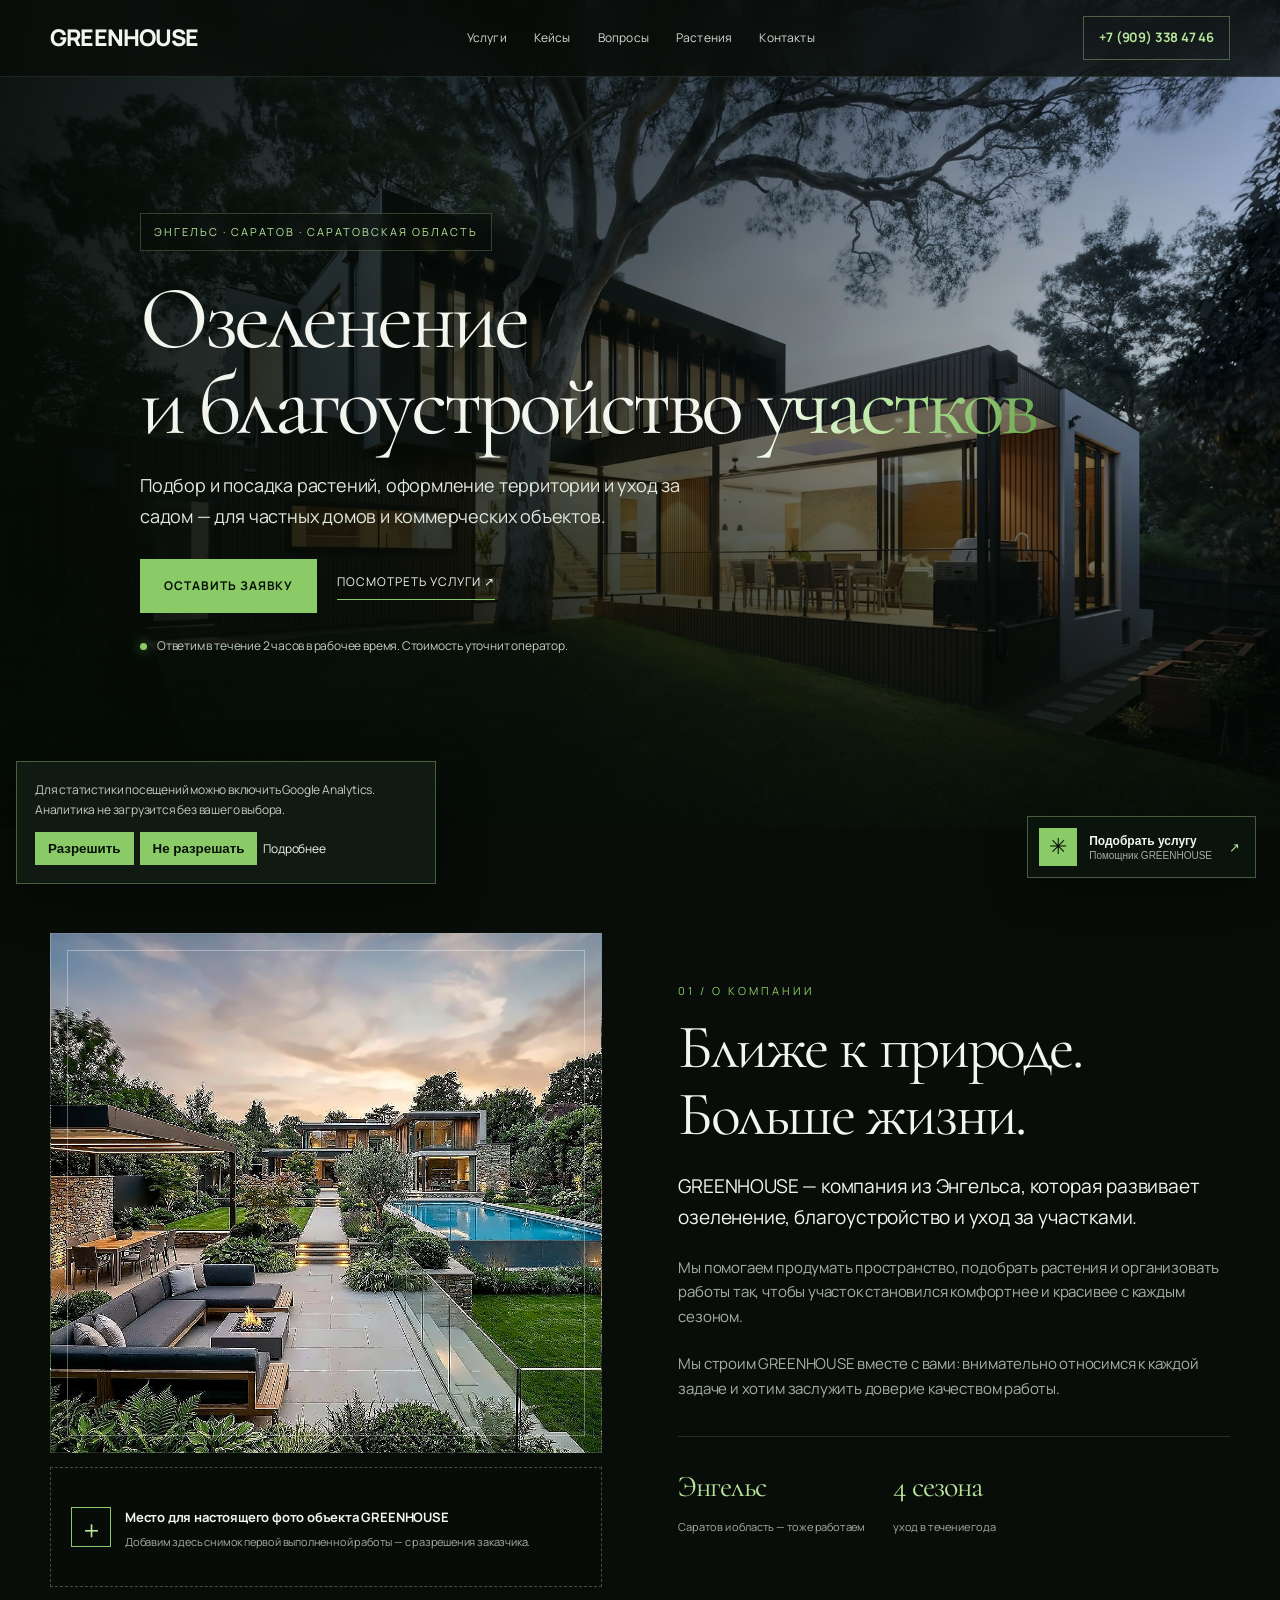
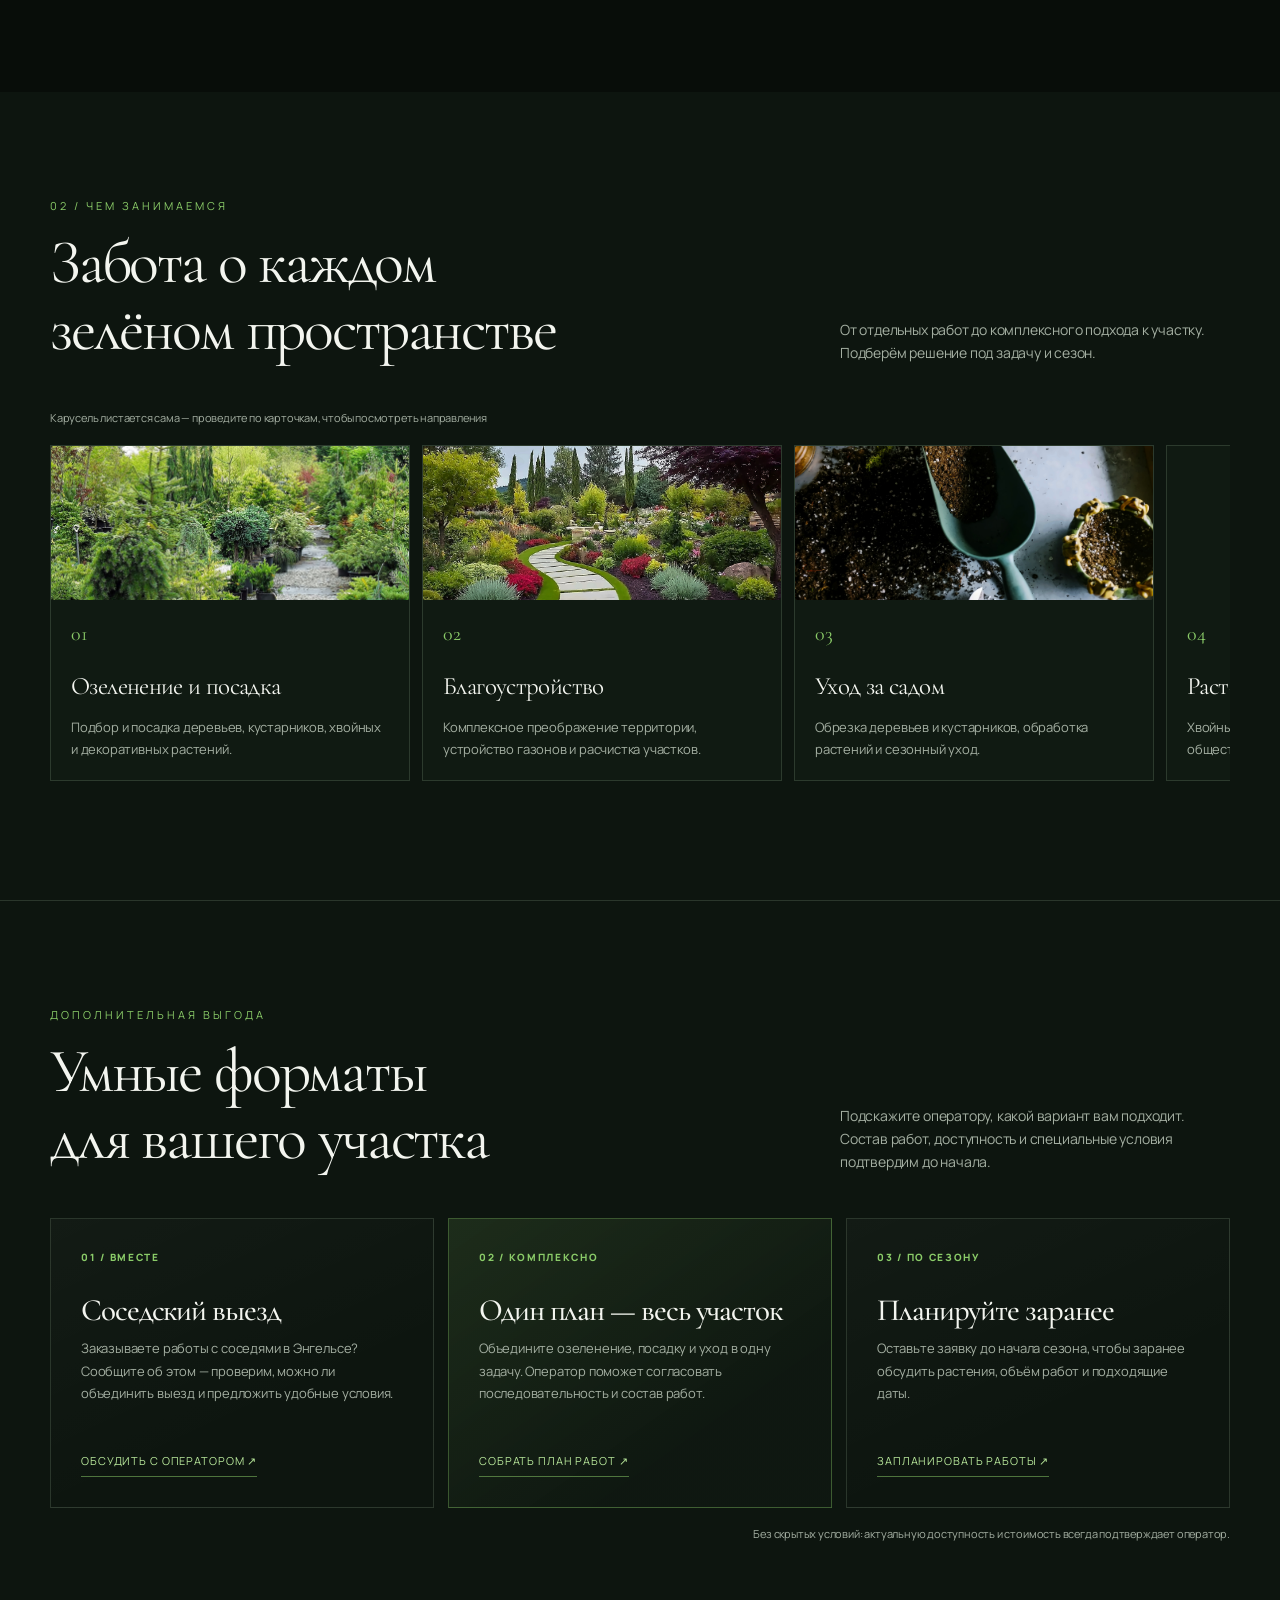
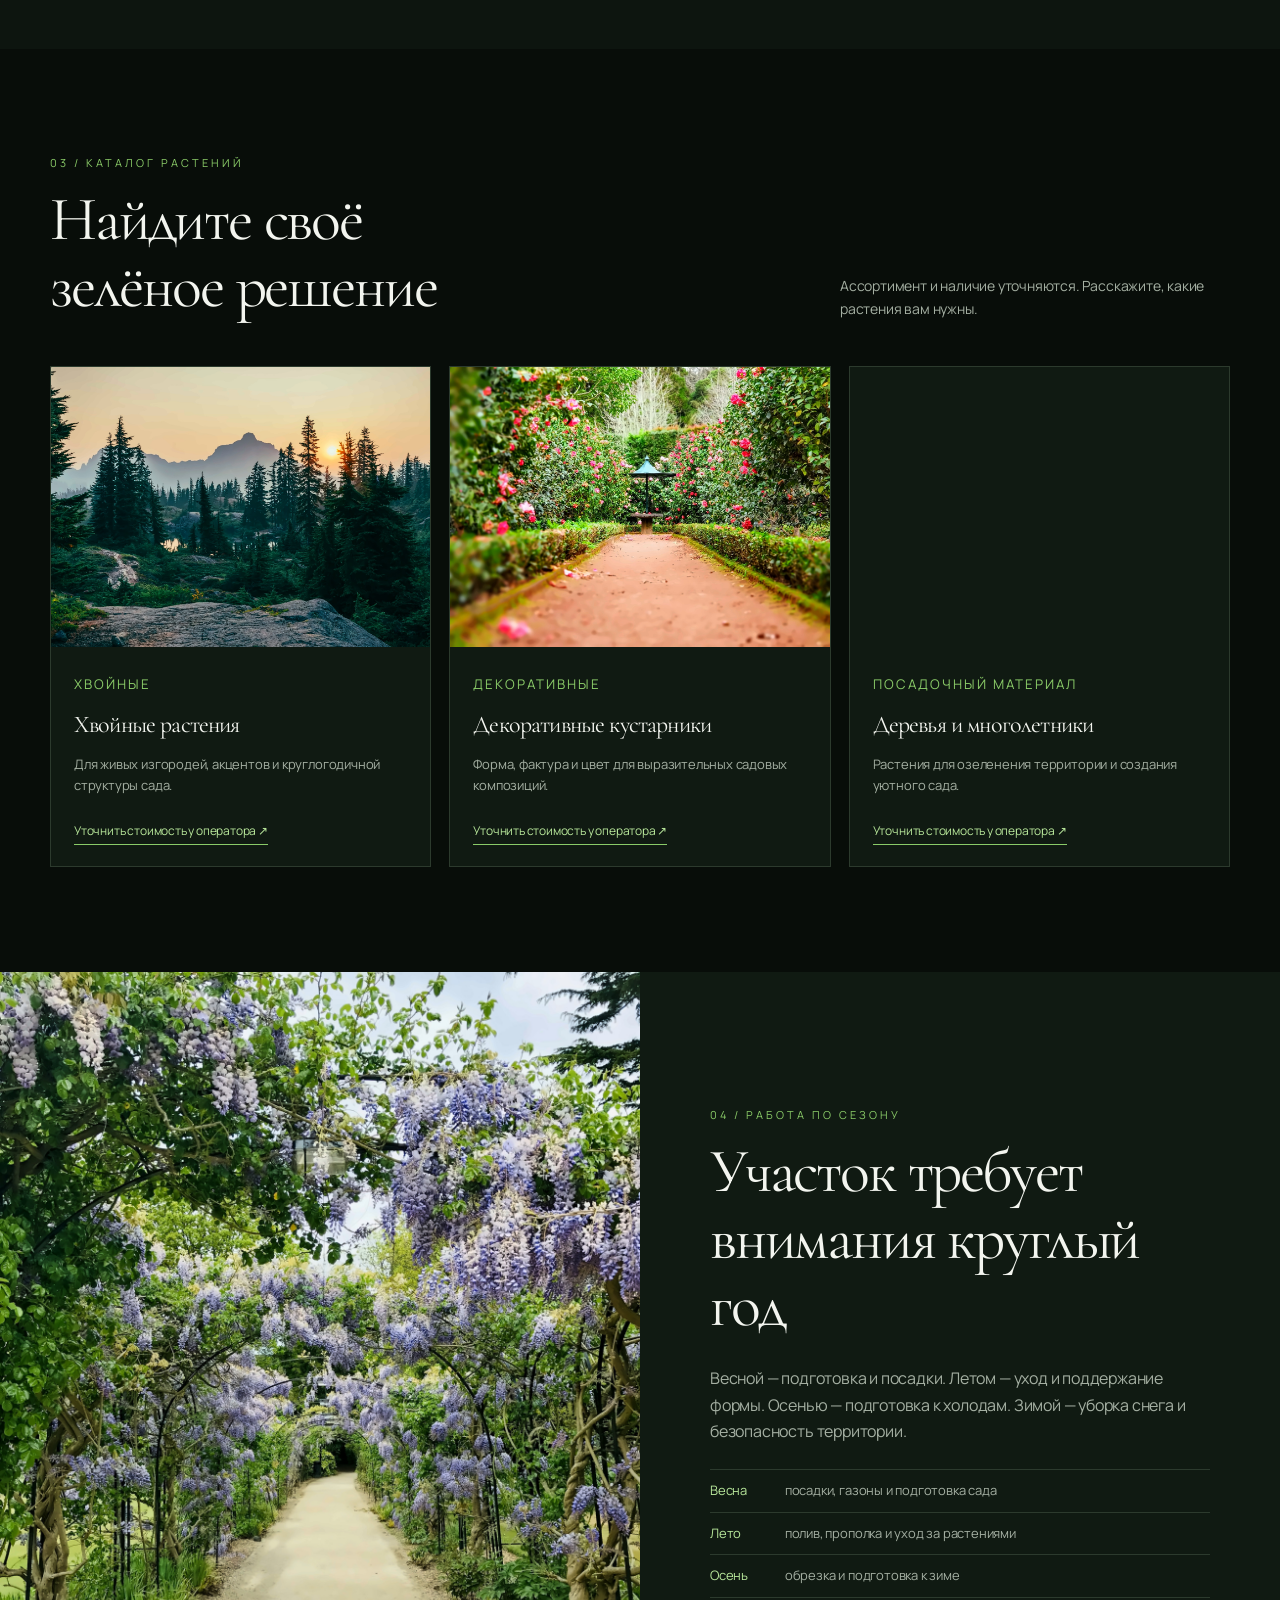
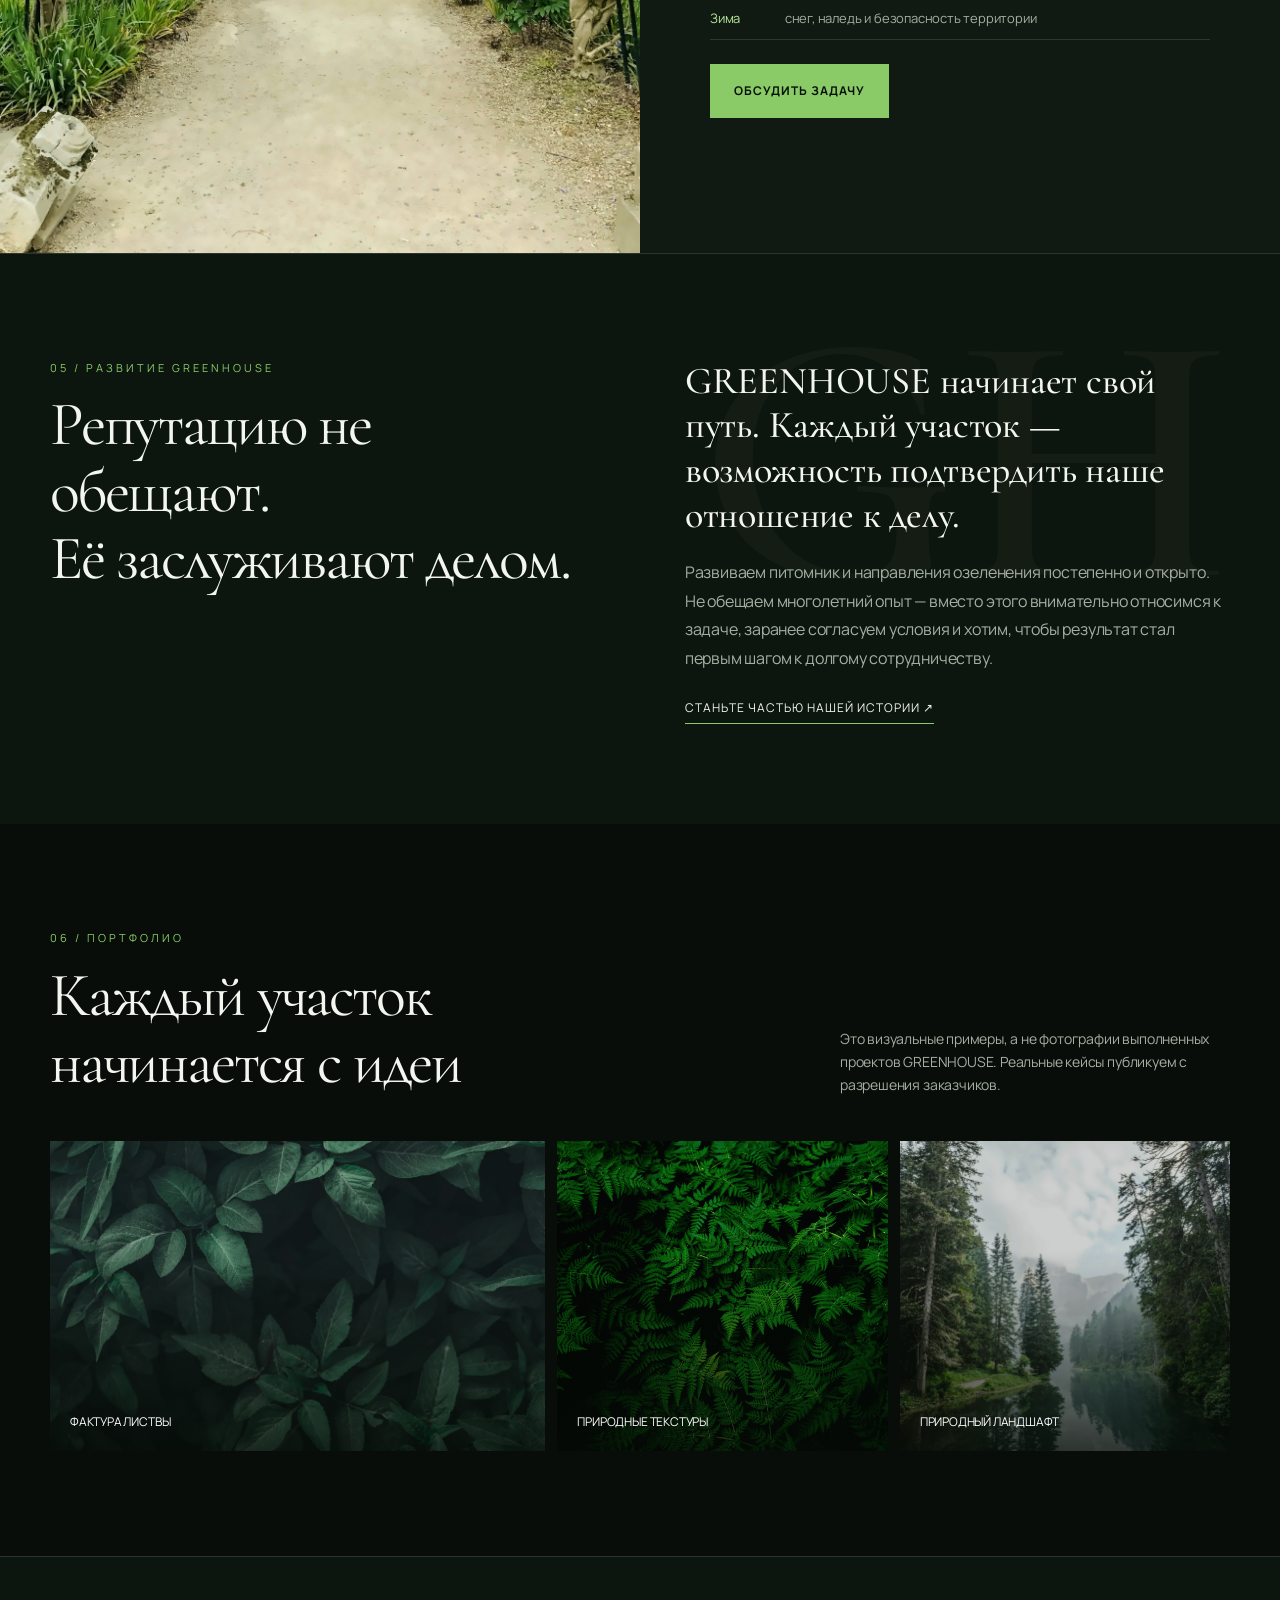
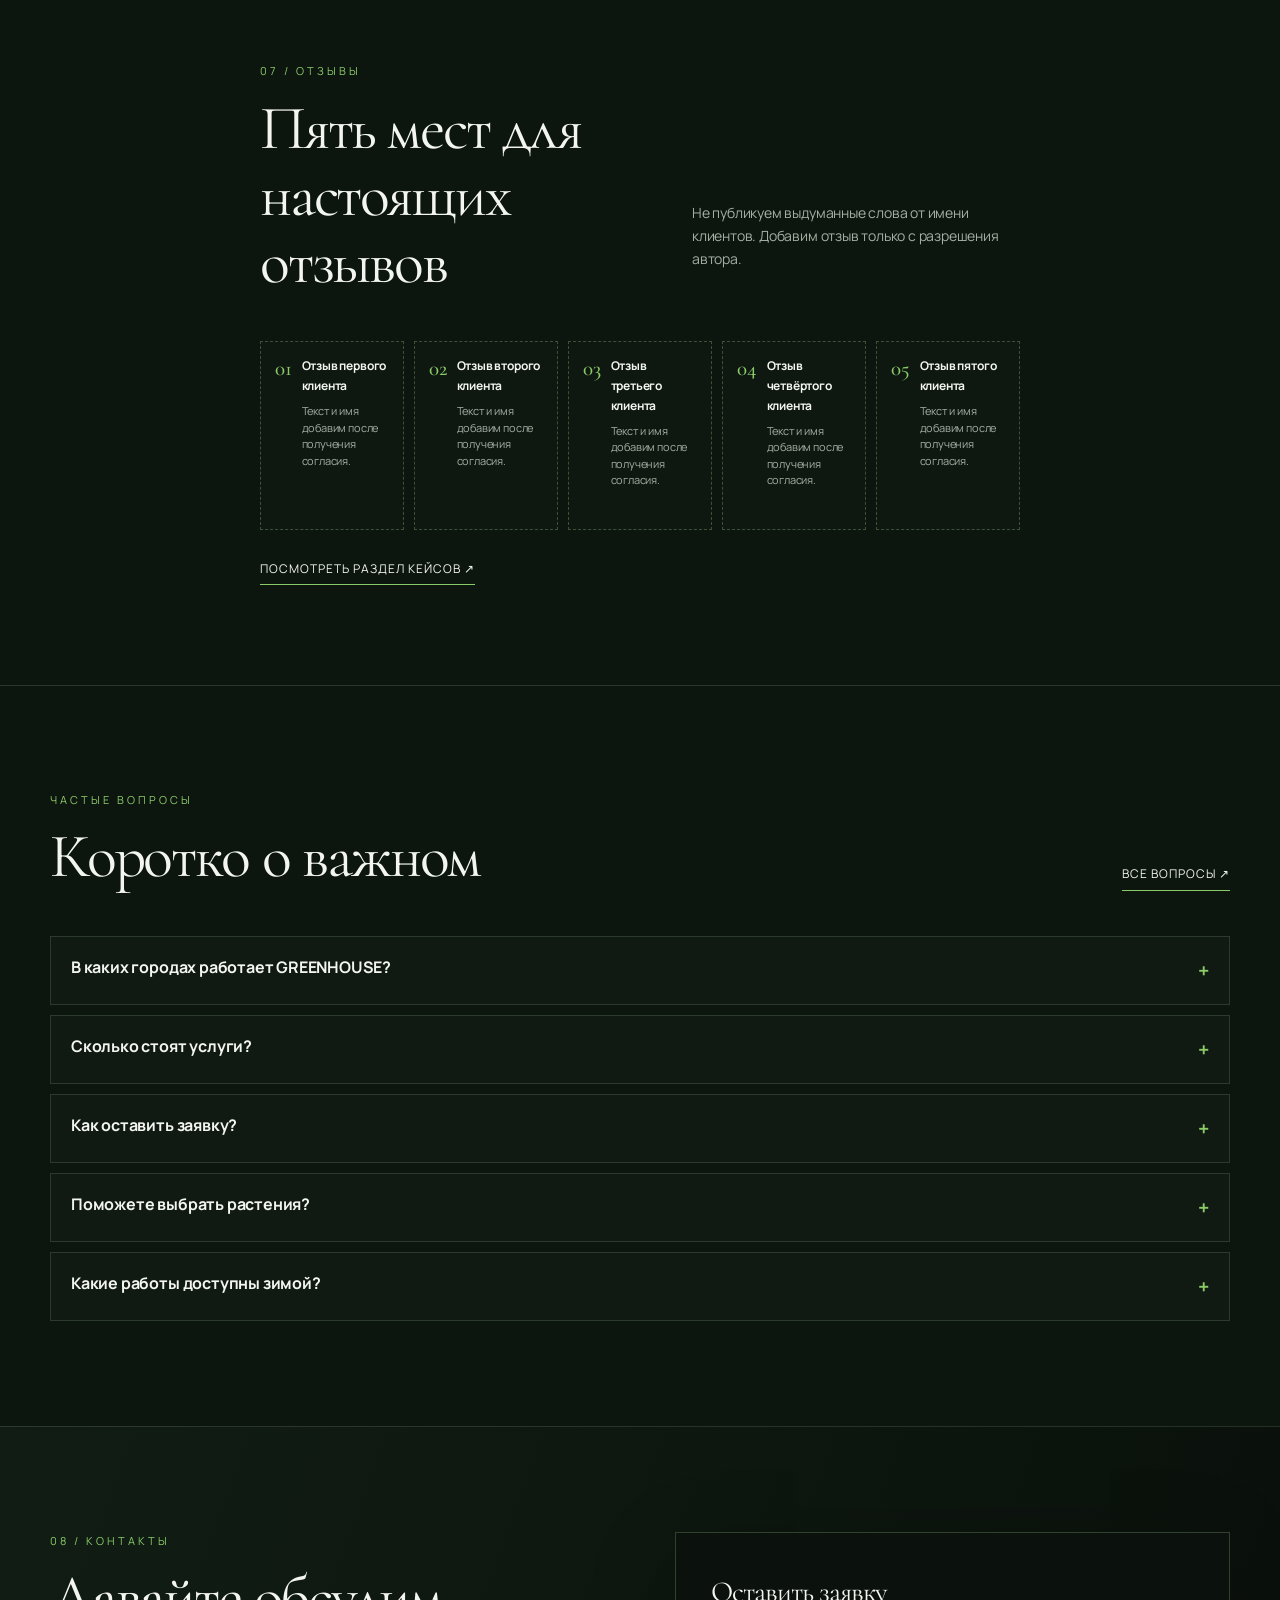
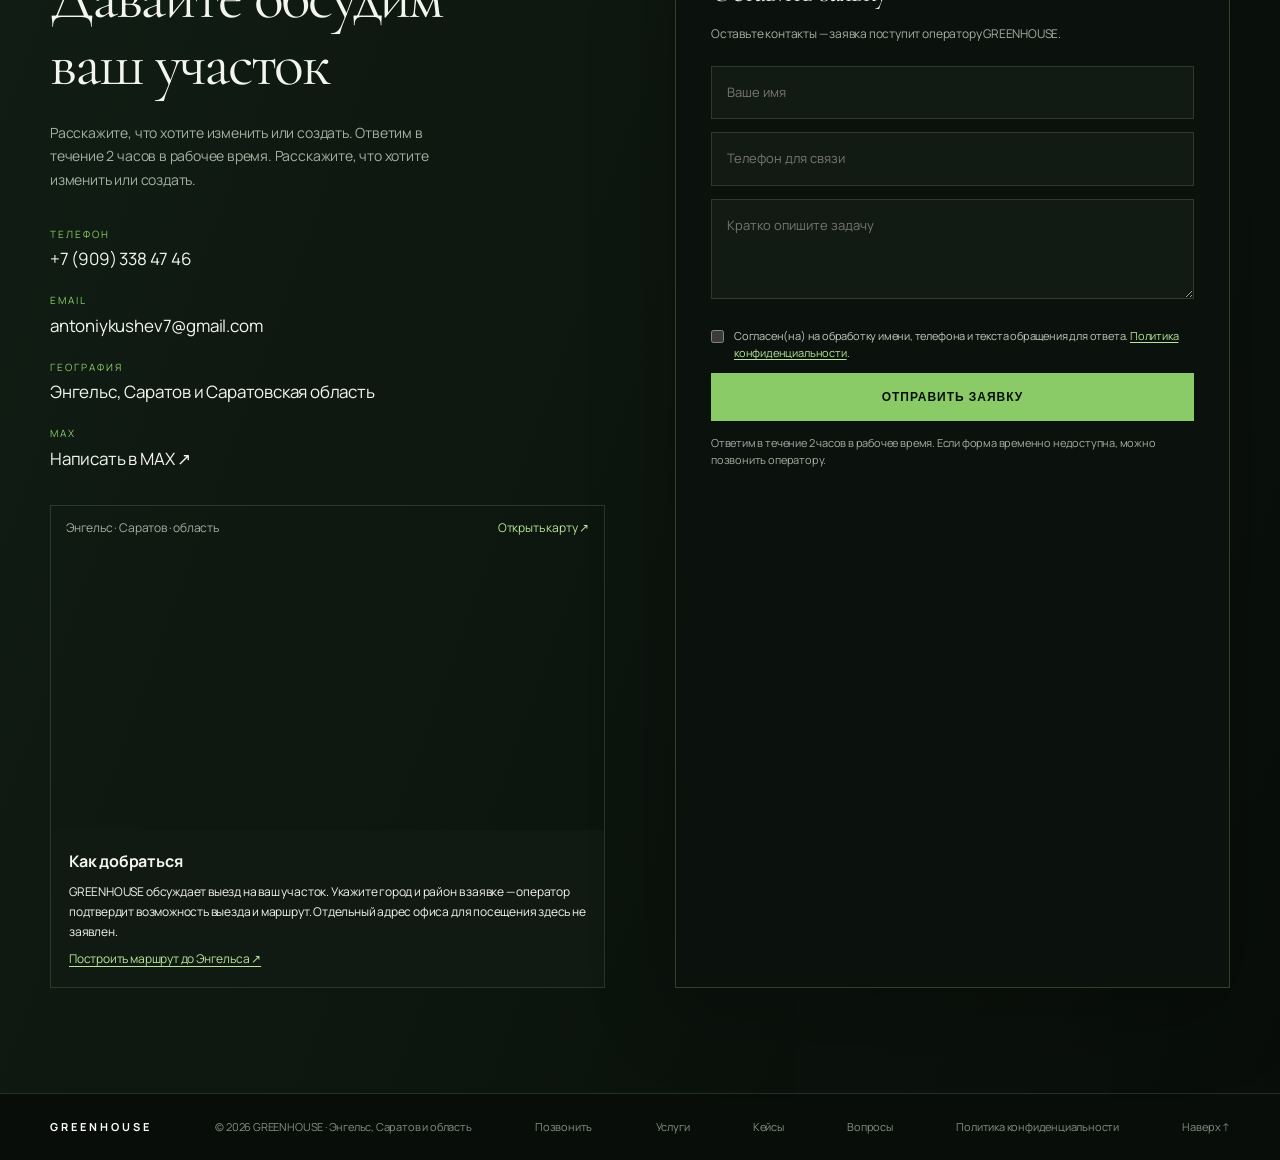
<file: index.html>
<!DOCTYPE html>
<html lang="ru">
<head>
<meta charset="UTF-8">
<meta name="viewport" content="width=device-width, initial-scale=1.0">
<meta name="theme-color" content="#080d09">
<meta name="description" content="GREENHOUSE — озеленение, посадка растений, благоустройство и сезонный уход в Энгельсе, Саратове и области.">
<meta name="robots" content="index,follow">
<meta property="og:type" content="website">
<meta property="og:url" content="https://greenhous64.github.io/greenhouse64/">
<meta property="og:image" content="https://greenhous64.github.io/greenhouse64/images/social-preview.jpg">
<meta name="twitter:card" content="summary_large_image">
<link rel="canonical" href="https://greenhous64.github.io/greenhouse64/">
<meta property="og:locale" content="ru_RU">
<meta property="og:site_name" content="GREENHOUSE">
<meta property="og:title" content="GREENHOUSE — озеленение и благоустройство в Энгельсе">
<meta property="og:description" content="Озеленение, благоустройство, растения и сезонный уход в Энгельсе, Саратове и области.">
<meta name="color-scheme" content="dark">
<link rel="preconnect" href="https://fonts.googleapis.com">
<link rel="preconnect" href="https://fonts.gstatic.com" crossorigin>
<link href="https://fonts.googleapis.com/css2?family=Cormorant+Garamond:wght@400;500;600&family=Manrope:wght@400;500;600;700;800&display=swap" rel="stylesheet">
<link rel="preload" as="image" href="images/1.jpg" fetchpriority="high">
<script src="supabase-client-config.js"></script>
<title>GREENHOUSE — озеленение и благоустройство в Энгельсе</title>

<style>
:root {
  --bg: #080d09;
  --panel: #101a12;
  --green: #8acb68;
  --light-green: #b7e69a;
  --white: #f3f5ef;
  --muted: #a4afa2;
  --line: rgba(190,220,184,.16);
  --serif: "Cormorant Garamond", Georgia, "Times New Roman", serif;
}

* {
  box-sizing: border-box;
  margin: 0;
  padding: 0;
}

html {
  scroll-behavior: smooth;
  scroll-padding-top: 24px;
}

:focus-visible { outline: 2px solid var(--light-green); outline-offset: 4px; }
img { display: block; }
::selection { background: var(--green); color: #071007; }

body {
  background: var(--bg);
  color: var(--white);
  font-family: "Manrope", Arial, sans-serif;
  line-height: 1.6;
}

a {
  color: inherit;
  text-decoration: none;
}

.container {
  width: min(1180px, calc(100% - 48px));
  margin: auto;
}

/* HEADER */

header {
  position: absolute;
  z-index: 10;
  width: 100%;
  border-bottom: 1px solid var(--line);
}

.nav {
  height: 85px;
  display: flex;
  align-items: center;
  justify-content: space-between;
}

.logo {
  font-size: 23px;
  font-weight: 800;
  letter-spacing: 4px;
}

.logo span {
  color: var(--green);
}

.nav-links {
  display: flex;
  gap: 27px;
  font-size: 13px;
  color: #d2dbd0;
}

.nav-links a:hover {
  color: var(--light-green);
}

.phone {
  font-size: 13px;
}

.menu-button {
  display: none;
  background: none;
  border: none;
  color: white;
  font-size: 26px;
  cursor: pointer;
  width: 44px;
  height: 44px;
}

/* BUTTONS */

.button {
  display: inline-block;
  padding: 14px 22px;
  background: var(--green);
  border: 1px solid var(--green);
  color: #071007;
  font-size: 12px;
  font-weight: bold;
  letter-spacing: 1px;
  text-transform: uppercase;
  transition: .3s;
  cursor: pointer;
}

.button:hover {
  background: transparent;
  color: var(--light-green);
}

/* HERO */

.hero {
  min-height: 750px;
  height: 100vh;
  display: flex;
  align-items: center;
  position: relative;
  background:
    linear-gradient(90deg,
      rgba(5,10,6,.96),
      rgba(5,10,6,.78) 48%,
      rgba(5,10,6,.2)),
    url("images/1.jpg")
    center/cover;
}

.hero-content {
  max-width: 760px;
  padding-top: 70px;
}

.eyebrow {
  color: var(--light-green);
  font-size: 11px;
  letter-spacing: 3px;
  text-transform: uppercase;
}

.eyebrow::before {
  content: "";
  display: inline-block;
  width: 34px;
  height: 1px;
  background: var(--green);
  margin-right: 12px;
  vertical-align: middle;
}

.hero h1 {
  font-family: var(--serif);
  font-size: clamp(55px, 8vw, 105px);
  font-weight: 400;
  line-height: 1;
  margin: 28px 0;
}

.hero h1 em {
  font-style: normal;
  background: linear-gradient(
    100deg,
    #fff,
    #b5e59a,
    #6ba84e
  );
  -webkit-background-clip: text;
  background-clip: text;
  color: transparent;
}

.hero p {
  max-width: 470px;
  color: #c2cbc0;
  font-size: 16px;
  margin-bottom: 32px;
}

.hero-actions {
  display: flex;
  align-items: center;
  gap: 25px;
}

.text-link {
  font-size: 12px;
  text-transform: uppercase;
  letter-spacing: 1px;
  border-bottom: 1px solid var(--green);
  padding-bottom: 7px;
}

/* GENERAL SECTIONS */

section {
  padding: 105px 0;
}

.kicker {
  color: var(--green);
  font-size: 11px;
  letter-spacing: 3px;
  text-transform: uppercase;
}

h2 {
  font-family: var(--serif);
  font-size: clamp(38px, 5vw, 62px);
  font-weight: 400;
  line-height: 1.08;
  margin-top: 15px;
}

.section-head {
  display: flex;
  align-items: end;
  justify-content: space-between;
  gap: 30px;
  margin-bottom: 45px;
}

.section-intro {
  max-width: 390px;
  color: var(--muted);
  font-size: 14px;
}

/* ABOUT */

.about-grid {
  display: grid;
  grid-template-columns: 1fr 1fr;
  gap: 65px;
  align-items: center;
}

.about-image {
  min-height: 480px;
  background:
    url("images/2.jpg")
    center/cover;
}

.about-text p {
  color: var(--muted);
  margin-top: 22px;
  font-size: 15px;
}

.about-text .lead {
  color: var(--white);
  font-size: 19px;
}

.stats {
  display: flex;
  gap: 40px;
  border-top: 1px solid var(--line);
  margin-top: 35px;
  padding-top: 25px;
}

.stats strong {
  display: block;
  color: var(--light-green);
  font-family: var(--serif);
  font-size: 25px;
  font-weight: 400;
}

.stats span {
  font-size: 11px;
  color: var(--muted);
}

/* SERVICES */

.services {
  background: #0d150f;
}

.service-grid {
  display: grid;
  grid-template-columns: repeat(3, 1fr);
  border: 1px solid var(--line);
  gap: 1px;
  background: var(--line);
}

.service {
  background: var(--bg);
  padding: 32px;
  min-height: 230px;
  transition: .3s;
}

.service:hover {
  background: #142219;
}

.service-number {
  color: var(--green);
  font-family: var(--serif);
  font-size: 20px;
}

.service h3 {
  font-family: var(--serif);
  font-size: 25px;
  font-weight: 400;
  margin: 25px 0 12px;
}

.service p {
  color: var(--muted);
  font-size: 13px;
}

/* CATALOG */

.catalog-grid {
  display: grid;
  grid-template-columns: repeat(3, 1fr);
  gap: 18px;
}

.plant {
  background: var(--panel);
  border: 1px solid var(--line);
}

.plant-image {
  height: 260px;
  background-size: cover;
  background-position: center;
}

.plant:nth-child(1) .plant-image {
  background-image: url("images/3.jpg");
}

.plant:nth-child(2) .plant-image {
  background-image: url("images/14.jpg");
}

.plant:nth-child(3) .plant-image {
  background-image: url("images/12.jpg");
}

.plant-content {
  padding: 23px;
}

.plant-content small {
  color: var(--green);
  text-transform: uppercase;
  letter-spacing: 2px;
}

.plant-content h3 {
  font-family: var(--serif);
  font-size: 24px;
  font-weight: 400;
  margin: 9px 0;
}

.plant-content p {
  color: var(--muted);
  font-size: 13px;
  margin-bottom: 20px;
}

.plant-content a {
  color: var(--light-green);
  font-size: 12px;
  border-bottom: 1px solid var(--green);
  padding-bottom: 5px;
}

/* FEATURE */

.feature {
  display: grid;
  grid-template-columns: 1fr 1fr;
  background: #101a12;
  padding: 0;
}

.feature-image {
  min-height: 480px;
  background: url("images/4.jpg")
  center/cover;
}

.feature-content {
  padding: 70px;
  align-self: center;
}

.feature-content p {
  color: var(--muted);
  margin: 25px 0;
}

/* PORTFOLIO */

.gallery {
  display: grid;
  grid-template-columns: 1.2fr .8fr .8fr;
  gap: 12px;
}

.gallery-item {
  height: 310px;
  position: relative;
  overflow: hidden;
}

.gallery-item img {
  width: 100%;
  height: 100%;
  object-fit: cover;
  position: absolute;
  inset: 0;
  opacity: .8;
  transition: .5s;
}

.gallery-item:hover img {
  transform: scale(1.05);
  opacity: 1;
}

.gallery-item span {
  position: absolute;
  bottom: 20px;
  left: 20px;
  font-size: 12px;
  text-transform: uppercase;
}

/* CONTACTS */

.contacts {
  background: linear-gradient(110deg, #111d14, #080d09);
  border-top: 1px solid var(--line);
}

.contact-grid {
  display: grid;
  grid-template-columns: 1fr 1fr;
  gap: 70px;
}

.contact-details {
  display: grid;
  gap: 25px;
  margin-top: 35px;
}

.contact-details small {
  display: block;
  color: var(--green);
  font-size: 10px;
  letter-spacing: 2px;
  text-transform: uppercase;
}

.contact-details a,
.contact-details span {
  font-size: 17px;
}

.contact-form {
  background: #0b120d;
  border: 1px solid var(--line);
  padding: 35px;
}

.contact-form .privacy-note { color: var(--muted); font-size: 11px; line-height: 1.5; margin-top: 14px; }
.contact-form .privacy-note a { color: var(--light-green); text-decoration: underline; text-underline-offset: 3px; }

.contact-form h3 {
  font-family: var(--serif);
  font-size: 29px;
  font-weight: 400;
}

.contact-form p {
  color: var(--muted);
  font-size: 12px;
  margin: 8px 0 22px;
}

.field {
  width: 100%;
  background: #111b13;
  border: 1px solid var(--line);
  padding: 15px;
  color: white;
  margin-bottom: 13px;
  font: inherit;
  font-size: 13px;
  outline: none;
}

.field:focus {
  border-color: var(--green);
}

textarea.field {
  min-height: 100px;
  resize: vertical;
}

.form-status {
  color: var(--light-green);
  font-size: 12px;
  margin-top: 12px;
}

/* FOOTER */

footer {
  padding: 28px 0;
  border-top: 1px solid var(--line);
  color: #829080;
  font-size: 11px;
}

.footer-row {
  display: flex;
  justify-content: space-between;
  gap: 20px;
}

.footer-logo {
  color: white;
  font-weight: bold;
  letter-spacing: 3px;
}

/* MOBILE */

@media(max-width: 850px) {
  .nav-links {
    gap: 12px;
  }

  .phone {
    display: none;
  }

  .about-grid,
  .contact-grid {
    gap: 30px;
  }
}

@media(max-width: 700px) {
  .container {
    width: calc(100% - 36px);
  }

  .nav {
    height: 72px;
  }

  .menu-button {
    display: block;
  }

  .nav-links {
    display: none;
    position: absolute;
    top: 72px;
    left: 0;
    right: 0;
    background: #0b120d;
    padding: 25px;
    flex-direction: column;
    border-bottom: 1px solid var(--line);
    box-shadow: 0 16px 28px rgba(0,0,0,.25);
  }

  .nav-links.open {
    display: flex;
  }

  .hero {
    min-height: 620px;
    height: min(92svh, 820px);
  }

  .hero h1 {
    font-size: 58px;
  }

  section {
    padding: 75px 0;
  }

  .section-head {
    display: block;
  }

  .section-intro {
    margin-top: 20px;
  }

  .about-grid,
  .contact-grid,
  .feature {
    grid-template-columns: 1fr;
  }

  .about-image {
    min-height: 320px;
    order: 2;
  }

  .service-grid,
  .catalog-grid {
    grid-template-columns: 1fr;
  }

  .feature-image {
    min-height: 280px;
  }

  .feature-content {
    padding: 40px 25px;
  }

  .gallery {
    grid-template-columns: 1fr 1fr;
  }

  .gallery-item {
    height: 210px;
  }

  .gallery-item:first-child {
    grid-column: span 2;
  }

  .contact-form {
    padding: 23px;
  }

  .footer-row {
    flex-direction: column;
  }
}


/* ===== FOREST PREMIUM — IMAGE UPDATE ===== */

/* Главный экран */
.hero {
  background:
    linear-gradient(
      90deg,
      rgba(4, 10, 5, .94) 0%,
      rgba(4, 10, 5, .70) 42%,
      rgba(4, 10, 5, .12) 100%
    ),
    linear-gradient(
      0deg,
      rgba(4, 10, 5, .65),
      transparent 55%
    ),
    url("images/1.jpg")
    center 48% / cover;
}

/* Фотография о компании */
.about-image {
  background:
    linear-gradient(0deg, rgba(5,12,7,.15), transparent),
    url("images/2.jpg")
    center / cover;
  position: relative;
  overflow: hidden;
}

.about-image::after {
  content: "";
  position: absolute;
  inset: 16px;
  border: 1px solid rgba(255,255,255,.35);
}

/* Фотографии в карточках услуг */
.service {
  position: relative;
  overflow: hidden;
  isolation: isolate;
}

.service::before {
  content: "";
  display: block;
  height: 145px;
  margin: -32px -32px 25px;
  background-size: cover;
  background-position: center;
  opacity: .78;
  transition: .5s;
}

.service:hover::before {
  transform: scale(1.04);
  opacity: 1;
}

.service:nth-child(1)::before {
  background-image:
    url("images/6.jpg");
}

.service:nth-child(2)::before {
  background-image:
    url("images/13.jpg");
}

.service:nth-child(3)::before {
  background-image:
    url("images/7.jpg");
}

.service:nth-child(4)::before {
  background-image:
    url("images/8.jpg");
}

.service:nth-child(5)::before {
  background-image:
    url("images/9.jpg");
}

.service:nth-child(6)::before {
  background-image:
    url("images/10.jpg");
}

/* Каталог */
.plant-image {
  height: 280px;
  background-size: cover;
  background-position: center;
  transition: .5s;
}

.plant:hover .plant-image {
  transform: scale(1.025);
}

/* Большая фотография сезонных работ */
.feature-image {
  background:
    linear-gradient(0deg, rgba(4,10,5,.12), transparent),
    url("images/4.jpg")
    center / cover;
}

/* Портфолио */
.gallery-item {
  background: #142219;
}

.gallery-item img {
  filter: saturate(.85) contrast(1.05);
  transition: transform .7s, opacity .5s;
}

.gallery-item::after {
  content: "";
  position: absolute;
  inset: 0;
  background: linear-gradient(
    0deg,
    rgba(4,10,5,.75),
    transparent 65%
  );
  pointer-events: none;
}

.gallery-item span {
  z-index: 2;
  color: white;
}

/* Мобильная версия */
@media(max-width:700px) {
  .service::before {
    height: 175px;
  }

  .plant-image {
    height: 250px;
  }

  .about-image {
    min-height: 350px;
  }
}


.growth { background: #0d150f; border-top: 1px solid var(--line); }
.growth-grid { display: grid; grid-template-columns: 1fr 1fr; gap: 64px; align-items: start; }
.growth-copy p { color: var(--muted); margin: 0 0 20px; }
.growth-copy .lead { color: var(--white); font-size: 20px; }
.season-list { list-style: none; margin: 24px 0; border-top: 1px solid var(--line); }
.season-list li { padding: 10px 0; border-bottom: 1px solid var(--line); color: var(--muted); font-size: 13px; }
.season-list span { display: inline-block; width: 72px; color: var(--light-green); }
.admin-link { color: var(--muted); font-size: 11px; }
@media(max-width:700px) { .growth-grid { grid-template-columns: 1fr; gap: 24px; } }


.reviews { background:#0d150f; border-top:1px solid var(--line); }
.reviews-inner { max-width:760px; }
.reviews-inner p { color:var(--muted); max-width:600px; margin:22px 0 26px; }
.map-block { margin-top:32px; border:1px solid var(--line); }
.map-heading { display:flex; justify-content:space-between; gap:12px; padding:12px 15px; color:var(--muted); font-size:12px; }
.map-heading a { color:var(--light-green); }
.map-block iframe { display:block; border:0; width:100%; height:260px; filter:saturate(.72); }


/* GREENHOUSE refined editorial layer */
body { font-family:"Manrope",Arial,sans-serif; letter-spacing:-.012em; }
h1,h2,h3,.logo,.stats strong { letter-spacing:-.035em; }
header { position:fixed; top:0; background:rgba(8,13,9,.76); backdrop-filter:blur(18px); border-color:rgba(190,220,184,.12); }
.nav { height:76px; }
.nav-links { font-size:12px; letter-spacing:.015em; }
.nav-links a { transition:color .2s ease; }
.phone { display:inline-flex; align-items:center; justify-content:center; padding:10px 15px; color:var(--light-green); border:1px solid rgba(183,230,154,.35); font-weight:700; }
.hero { min-height:720px; height:min(92svh,920px); padding-top:76px; background-position:center 54%; }
.hero::after { content:""; position:absolute; inset:0; pointer-events:none; background:linear-gradient(0deg,rgba(8,13,9,.34),transparent 42%); }
.hero-content { position:relative; z-index:1; max-width:1000px; padding-top:70px; }
.hero .eyebrow { display:inline-flex; align-items:center; gap:10px; padding:9px 13px; background:rgba(8,13,9,.42); border:1px solid rgba(183,230,154,.24); backdrop-filter:blur(8px); letter-spacing:2px; }
.hero .eyebrow::before { display:none; }
.hero h1 { max-width:950px; font-size:clamp(52px,7vw,96px); line-height:.96; letter-spacing:-.045em; margin:25px 0 22px; }
.hero h1 em { font-style:normal; }
.hero p { max-width:570px; font-size:clamp(15px,1.5vw,18px); line-height:1.7; color:#e0e7dd; margin-bottom:28px; }
.hero-actions { gap:20px; flex-wrap:wrap; }
.button { padding:16px 23px; letter-spacing:.08em; transition:transform .25s ease,background .25s ease,color .25s ease; }
.button:hover { transform:translateY(-2px); }
.hero-promise { display:flex; align-items:center; gap:10px; margin-top:23px; color:#c4cec0; font-size:12px; }
.hero-promise span,.guide-live { width:7px; height:7px; border-radius:50%; background:var(--green); box-shadow:0 0 12px rgba(138,203,104,.75); }
section { scroll-margin-top:72px; }
.about-grid { gap:clamp(32px,6vw,82px); }
.about-image { border:1px solid rgba(190,220,184,.16); min-height:520px; }
.stats { gap:28px; }
.stats strong { font-size:30px; }
.service { border:0; }
.service h3 { letter-spacing:-.025em; }
.offers { background:#0d150f; border-top:1px solid var(--line); }
.offer-grid { display:grid; grid-template-columns:repeat(3,1fr); gap:14px; }
.offer-card { min-height:290px; display:flex; flex-direction:column; align-items:flex-start; padding:30px; border:1px solid var(--line); background:linear-gradient(155deg,rgba(255,255,255,.025),transparent 65%); transition:transform .3s ease,border-color .3s ease,background .3s ease; }
.offer-card:hover { transform:translateY(-5px); border-color:rgba(183,230,154,.48); background-color:#111b13; }
.offer-card-featured { background:linear-gradient(145deg,rgba(138,203,104,.13),rgba(16,26,18,.55) 70%); border-color:rgba(138,203,104,.35); }
.offer-index { color:var(--green); font-size:10px; letter-spacing:.17em; font-weight:800; }
.offer-card h3 { margin:28px 0 11px; font:500 31px/1.05 var(--serif); }
.offer-card p { color:var(--muted); font-size:13px; line-height:1.7; margin-bottom:25px; }
.offer-link { color:var(--light-green); font-size:11px; letter-spacing:.08em; text-transform:uppercase; border-bottom:1px solid rgba(138,203,104,.52); padding-bottom:6px; margin-top:auto; }
.offer-note { color:var(--muted); text-align:right; font-size:11px; margin-top:17px; }
.growth { position:relative; overflow:hidden; }
.growth::before { content:"GH"; position:absolute; right:max(2vw,calc((100vw - 1180px)/2)); top:5%; color:rgba(183,230,154,.035); font:600 clamp(160px,28vw,360px)/1 var(--serif); pointer-events:none; }
.growth-grid { position:relative; z-index:1; gap:clamp(30px,7vw,100px); }
.growth-copy .lead { font:500 clamp(25px,3vw,38px)/1.18 var(--serif); }
.growth-copy p:not(.lead) { line-height:1.8; max-width:590px; }
.contact-details { gap:19px; }
.contact-details small { margin-bottom:3px; }
.map-block iframe { height:280px; }
.contact-form { border-color:rgba(183,230,154,.22); box-shadow:0 25px 80px rgba(0,0,0,.22); }
footer { padding:24px 0; }
.footer-row { align-items:center; flex-wrap:wrap; }
.garden-guide { position:fixed; z-index:30; right:24px; bottom:22px; display:flex; flex-direction:column; align-items:flex-end; gap:12px; }
.guide-launch { display:flex; align-items:center; gap:12px; padding:11px 15px 11px 11px; border:1px solid rgba(183,230,154,.35); background:rgba(12,20,14,.96); color:var(--white); box-shadow:0 12px 40px rgba(0,0,0,.35); cursor:pointer; text-align:left; transition:transform .2s ease,border-color .2s ease; }
.guide-launch:hover { transform:translateY(-2px); border-color:var(--green); }
.guide-orb { display:grid; place-items:center; width:38px; height:38px; background:var(--green); color:#071007; font-size:22px; }
.guide-launch strong,.guide-launch small { display:block; }
.guide-launch strong { font-size:12px; }
.guide-launch small { color:var(--muted); font-size:10px; margin-top:2px; }
.guide-arrow { color:var(--light-green); margin-left:5px; }
.guide-panel { width:min(390px,calc(100vw - 28px)); max-height:min(690px,calc(100dvh - 100px)); overflow:auto; padding:22px; border:1px solid rgba(183,230,154,.3); background:#0d150f; box-shadow:0 22px 80px rgba(0,0,0,.58); }
.guide-header { display:flex; justify-content:space-between; align-items:center; color:var(--muted); font-size:9px; letter-spacing:.17em; }
.guide-header>div { display:flex; align-items:center; gap:8px; }
.guide-close { width:32px; height:32px; background:transparent; border:1px solid var(--line); color:var(--white); font-size:22px; cursor:pointer; }
.guide-panel h2 { font:500 34px/1.05 var(--serif); margin:15px 0 8px; }
.guide-description { color:var(--muted); font-size:12px; line-height:1.65; margin-bottom:17px; }
.guide-options { display:grid; gap:7px; }
.guide-options button { padding:11px 12px; border:1px solid var(--line); background:#101a12; color:var(--white); font-size:12px; text-align:left; cursor:pointer; transition:border-color .2s,background .2s; }
.guide-options button:hover { border-color:var(--green); background:#142219; }
.guide-answer { margin-top:14px; padding:12px; border-left:2px solid var(--green); background:rgba(138,203,104,.07); color:#d9e4d5; font-size:12px; line-height:1.7; }
.guide-continue { width:100%; margin-top:12px; padding:12px; background:var(--green); border:1px solid var(--green); color:#071007; font-size:11px; font-weight:800; letter-spacing:.08em; cursor:pointer; }
.guide-disclaimer { color:#7f8d7e; font-size:10px; line-height:1.55; margin-top:15px; }
@media(max-width:1100px) { .nav-links{gap:10px;font-size:11px}.logo{font-size:18px;letter-spacing:3px}.offer-card{padding:23px} }
@media(max-width:700px) {
  header { background:rgba(8,13,9,.9); }
  .nav { height:68px; }
  .nav-links { top:68px; }
  .phone { display:none; }
  .hero { min-height:690px; height:92svh; padding-top:68px; background-position:58% center; }
  .hero h1 { font-size:clamp(47px,12vw,68px); line-height:.99; }
  .hero p { font-size:15px; max-width:420px; }
  .hero-actions { align-items:flex-start; flex-direction:column; gap:18px; }
  .hero-promise { max-width:300px; line-height:1.6; }
  .offer-grid { grid-template-columns:1fr; }
  .offer-card { min-height:245px; }
  .offer-note { text-align:left; }
  .growth::before { right:-15px; top:28%; }
  .garden-guide { right:12px; bottom:12px; left:12px; align-items:stretch; }
  .guide-launch { align-self:flex-end; }
  .guide-panel { width:100%; max-height:calc(100dvh - 94px); }
  .footer-row { align-items:flex-start; }
}
@media(prefers-reduced-motion:reduce) { *,*::before,*::after { transition-duration:.01ms!important; scroll-behavior:auto!important; } }

</style>
<link rel="stylesheet" href="site.css">
</head>

<body>

<header>
  <div class="container nav">
    <a class="logo" href="#top">GREENHOUSE</a>

    <nav class="nav-links" id="navLinks" aria-label="Основная навигация">
      <a href="services.html">Услуги</a>
      <a href="cases.html">Кейсы</a>
      <a href="faq.html">Вопросы</a>
      <a href="#catalog">Растения</a>
      <a href="#contacts">Контакты</a>
    </nav>

    <div>
      <a class="phone" href="tel:+79093384746">+7 (909) 338 47 46</a>
      <button class="menu-button" id="menuButton" type="button" aria-label="Открыть меню" aria-expanded="false" aria-controls="navLinks">☰</button>
    </div>
  </div>
</header>

<main id="top">

<!-- ГЛАВНЫЙ ЭКРАН -->
<section class="hero">
  <div class="container hero-content">
    <div class="eyebrow">Энгельс · Саратов · Саратовская область</div>

    <h1>
      Озеленение<br>
      и благоустройство <em>участков</em>
    </h1>

    <p>
      Подбор и посадка растений, оформление территории
      и уход за садом — для частных домов и коммерческих объектов.
    </p>

    <div class="hero-actions">
      <a class="button" href="#contacts">Оставить заявку</a>
      <a class="text-link" href="services.html">Посмотреть услуги ↗</a>
    </div>
    <div class="hero-promise"><span></span> Ответим в течение 2 часов в рабочее время. Стоимость уточнит оператор.</div>
  </div>
</section>

<!-- О КОМПАНИИ -->
<section id="about">
  <div class="container about-grid">

    <div class="about-visual">
      <div class="about-image" role="img" aria-label="Благоустроенная зона отдыха с садом и водоёмом"></div>
      <div class="real-photo-slot"><span class="photo-slot-mark" aria-hidden="true">＋</span><div><strong>Место для настоящего фото объекта GREENHOUSE</strong><p>Добавим здесь снимок первой выполненной работы — с разрешения заказчика.</p></div></div>
    </div>

    <div class="about-text">
      <div class="kicker">01 / О компании</div>

      <h2>Ближе к природе.<br>Больше жизни.</h2>

      <p class="lead">
        GREENHOUSE — компания из Энгельса, которая развивает
        озеленение, благоустройство и уход за участками.
      </p>

      <p>
        Мы помогаем продумать пространство,
        подобрать растения и организовать работы
        так, чтобы участок становился комфортнее
        и красивее с каждым сезоном.
      </p>

      <p>
        Мы строим GREENHOUSE вместе с вами: внимательно
        относимся к каждой задаче и хотим заслужить
        доверие качеством работы.
      </p>

      <div class="stats">
        <div>
          <strong>Энгельс</strong>
          <span>Саратов и область — тоже работаем</span>
        </div>

        <div>
          <strong>4 сезона</strong>
          <span>уход в течение года</span>
        </div>
      </div>
    </div>

  </div>
</section>

<!-- УСЛУГИ -->
<section class="services" id="services">
  <div class="container">

    <div class="section-head">
      <div>
        <div class="kicker">02 / Чем занимаемся</div>
        <h2>Забота о каждом<br>зелёном пространстве</h2>
      </div>

      <p class="section-intro">
        От отдельных работ до комплексного подхода
        к участку. Подберём решение под задачу и сезон.
      </p>
    </div>

    <div class="service-carousel-head"><p class="carousel-hint">Карусель листается сама — проведите по карточкам, чтобы посмотреть направления</p></div>
    <div class="service-grid" id="serviceCarousel" role="region" aria-roledescription="карусель" aria-label="Услуги GREENHOUSE" tabindex="0">

      <article class="service">
        <img class="service-photo" src="images/3.jpg" alt="Ряды декоративных растений в питомнике" loading="lazy" decoding="async">
        <span class="service-number">01</span>
        <h3>Озеленение и посадка</h3>
        <p>Подбор и посадка деревьев, кустарников,
        хвойных и декоративных растений.</p>
      </article>

      <article class="service">
        <img class="service-photo" src="images/4.jpg" alt="Благоустроенный сад с дорожкой и цветниками" loading="lazy" decoding="async">
        <span class="service-number">02</span>
        <h3>Благоустройство</h3>
        <p>Комплексное преображение территории,
        устройство газонов и расчистка участков.</p>
      </article>

      <article class="service">
        <img class="service-photo" src="images/9.jpg" alt="Инструменты для работы с почвой и растениями" loading="lazy" decoding="async">
        <span class="service-number">03</span>
        <h3>Уход за садом</h3>
        <p>Обрезка деревьев и кустарников,
        обработка растений и сезонный уход.</p>
      </article>

      <article class="service">
        <img class="service-photo" src="images/6.jpg" alt="Молодой зелёный саженец" loading="lazy" decoding="async">
        <span class="service-number">04</span>
        <h3>Растения для участка</h3>
        <p>Хвойные и декоративные растения
        для частных и общественных пространств.</p>
      </article>

      <article class="service service-no-photo">
        <div class="service-photo-note" aria-hidden="true">❄</div>
        <span class="service-number">05</span>
        <h3>Зимние работы</h3>
        <p>Уборка снега, очистка крыш,
        удаление сосулек и борьба с гололёдом.</p>
      </article>

      <article class="service service-no-photo">
        <div class="service-photo-note" aria-hidden="true">GH</div>
        <span class="service-number">06</span>
        <h3>Индивидуальные задачи</h3>
        <p>Обсудим особенности территории
        и предложим подходящий формат работ.</p>
      </article>

    </div>
  </div>
</section>


<!-- ПРЕДЛОЖЕНИЯ -->
<section class="offers" id="offers">
  <div class="container">
    <div class="section-head">
      <div>
        <div class="kicker">Дополнительная выгода</div>
        <h2>Умные форматы<br>для вашего участка</h2>
      </div>
      <p class="section-intro">Подскажите оператору, какой вариант вам подходит. Состав работ, доступность и специальные условия подтвердим до начала.</p>
    </div>
    <div class="offer-grid">
      <article class="offer-card">
        <span class="offer-index">01 / ВМЕСТЕ</span>
        <h3>Соседский выезд</h3>
        <p>Заказываете работы с соседями в Энгельсе? Сообщите об этом — проверим, можно ли объединить выезд и предложить удобные условия.</p>
        <a href="#contacts" class="offer-link" data-offer="Интересует соседский выезд">Обсудить с оператором ↗</a>
      </article>
      <article class="offer-card offer-card-featured">
        <span class="offer-index">02 / КОМПЛЕКСНО</span>
        <h3>Один план — весь участок</h3>
        <p>Объедините озеленение, посадку и уход в одну задачу. Оператор поможет согласовать последовательность и состав работ.</p>
        <a href="#contacts" class="offer-link" data-offer="Хочу обсудить комплексный план участка">Собрать план работ ↗</a>
      </article>
      <article class="offer-card">
        <span class="offer-index">03 / ПО СЕЗОНУ</span>
        <h3>Планируйте заранее</h3>
        <p>Оставьте заявку до начала сезона, чтобы заранее обсудить растения, объём работ и подходящие даты.</p>
        <a href="#contacts" class="offer-link" data-offer="Хочу заранее спланировать сезонные работы">Запланировать работы ↗</a>
      </article>
    </div>
    <p class="offer-note">Без скрытых условий: актуальную доступность и стоимость всегда подтверждает оператор.</p>
  </div>
</section>

<!-- КАТАЛОГ -->
<section id="catalog">
  <div class="container">

    <div class="section-head">
      <div>
        <div class="kicker">03 / Каталог растений</div>
        <h2>Найдите своё<br>зелёное решение</h2>
      </div>

      <p class="section-intro">
        Ассортимент и наличие уточняются.
        Расскажите, какие растения вам нужны.
      </p>
    </div>

    <div class="catalog-grid">

      <article class="plant">
        <img class="plant-image" src="images/17.jpg" alt="Хвойные деревья в лесном ландшафте" loading="lazy" decoding="async">
        <div class="plant-content">
          <small>Хвойные</small>
          <h3>Хвойные растения</h3>
          <p>Для живых изгородей, акцентов
          и круглогодичной структуры сада.</p>
          <a href="#contacts">Уточнить стоимость у оператора ↗</a>
        </div>
      </article>

      <article class="plant">
        <img class="plant-image" src="images/14.jpg" alt="Цветущий сад с декоративными кустарниками вдоль дорожки" loading="lazy" decoding="async">
        <div class="plant-content">
          <small>Декоративные</small>
          <h3>Декоративные кустарники</h3>
          <p>Форма, фактура и цвет
          для выразительных садовых композиций.</p>
          <a href="#contacts">Уточнить стоимость у оператора ↗</a>
        </div>
      </article>

      <article class="plant">
        <img class="plant-image" src="images/12.jpg" alt="Цветущие многолетние растения" loading="lazy" decoding="async">
        <div class="plant-content">
          <small>Посадочный материал</small>
          <h3>Деревья и многолетники</h3>
          <p>Растения для озеленения территории
          и создания уютного сада.</p>
          <a href="#contacts">Уточнить стоимость у оператора ↗</a>
        </div>
      </article>

    </div>
  </div>
</section>

<!-- СЕЗОННЫЕ РАБОТЫ -->
<section class="feature">
  <img class="feature-image" src="images/10.jpg" alt="Садовая дорожка в окружении деревьев и зелени" loading="lazy" decoding="async">

  <div class="feature-content">
    <div class="kicker">04 / Работа по сезону</div>

    <h2>Участок требует внимания круглый год</h2>

    <p>
      Весной — подготовка и посадки.
      Летом — уход и поддержание формы.
      Осенью — подготовка к холодам.
      Зимой — уборка снега и безопасность территории.
    </p>

    <ul class="season-list" aria-label="Сезонные работы">
      <li><span>Весна</span> посадки, газоны и подготовка сада</li>
      <li><span>Лето</span> полив, прополка и уход за растениями</li>
      <li><span>Осень</span> обрезка и подготовка к зиме</li>
      <li><span>Зима</span> снег, наледь и безопасность территории</li>
    </ul>
    <a class="button" href="#contacts">Обсудить задачу</a>
  </div>
</section>

<!-- РАЗВИТИЕ GREENHOUSE -->
<section class="growth" id="growth">
  <div class="container growth-grid">
    <div>
      <div class="kicker">05 / Развитие GREENHOUSE</div>
      <h2>Репутацию не обещают.<br>Её заслуживают делом.</h2>
    </div>
    <div class="growth-copy">
      <p class="lead">GREENHOUSE начинает свой путь. Каждый участок — возможность подтвердить наше отношение к делу.</p>
      <p>Развиваем питомник и направления озеленения постепенно и открыто. Не обещаем многолетний опыт — вместо этого внимательно относимся к задаче, заранее согласуем условия и хотим, чтобы результат стал первым шагом к долгому сотрудничеству.</p>
      <a class="text-link" href="#contacts">Станьте частью нашей истории ↗</a>
    </div>
  </div>
</section>

<!-- ПОРТФОЛИО -->
<section id="portfolio">
  <div class="container">

    <div class="section-head">
      <div>
        <div class="kicker">06 / Портфолио</div>
        <h2>Каждый участок<br>начинается с идеи</h2>
      </div>

      <p class="section-intro">
        Это визуальные примеры, а не фотографии выполненных проектов GREENHOUSE. Реальные кейсы публикуем с разрешения заказчиков.
      </p>
    </div>

    <div class="gallery">

      <div class="gallery-item">
        <img src="images/8.jpg" loading="lazy" decoding="async" alt="Крупный план зелёной листвы">
        <span>Фактура листвы</span>
      </div>

      <div class="gallery-item">
        <img src="images/13.jpg" loading="lazy" decoding="async" alt="Текстура папоротниковой зелени">
        <span>Природные текстуры</span>
      </div>

      <div class="gallery-item">
        <img src="images/15.jpg" loading="lazy" decoding="async" alt="Лес и озеро в природном ландшафте">
        <span>Природный ландшафт</span>
      </div>

    </div>
  </div>
</section>

<!-- ОТЗЫВЫ КЛИЕНТОВ -->
<section class="reviews" id="reviews">
  <div class="container reviews-inner">
    <div class="section-head"><div><div class="kicker">07 / Отзывы</div><h2>Пять мест для настоящих отзывов</h2></div><p class="section-intro">Не публикуем выдуманные слова от имени клиентов. Добавим отзыв только с разрешения автора.</p></div>
    <div class="review-slots">
      <article class="review-slot"><span>01</span><div><strong>Отзыв первого клиента</strong><p>Текст и имя добавим после получения согласия.</p></div></article>
      <article class="review-slot"><span>02</span><div><strong>Отзыв второго клиента</strong><p>Текст и имя добавим после получения согласия.</p></div></article>
      <article class="review-slot"><span>03</span><div><strong>Отзыв третьего клиента</strong><p>Текст и имя добавим после получения согласия.</p></div></article>
      <article class="review-slot"><span>04</span><div><strong>Отзыв четвёртого клиента</strong><p>Текст и имя добавим после получения согласия.</p></div></article>
      <article class="review-slot"><span>05</span><div><strong>Отзыв пятого клиента</strong><p>Текст и имя добавим после получения согласия.</p></div></article>
    </div>
    <a class="text-link" href="cases.html">Посмотреть раздел кейсов ↗</a>
  </div>
</section>

<!-- ЧАСТЫЕ ВОПРОСЫ -->
<section class="faq-preview" id="faq">
  <div class="container">
    <div class="section-head"><div><div class="kicker">Частые вопросы</div><h2>Коротко о важном</h2></div><a class="text-link" href="faq.html">Все вопросы ↗</a></div>
    <div class="faq-list">
      <details><summary>В каких городах работает GREENHOUSE?</summary><p>Основной город — Энгельс. Также обсуждаем выезды в Саратов и по Саратовской области.</p></details>
      <details><summary>Сколько стоят услуги?</summary><p>Стоимость зависит от объёма работ, территории и материалов. Точную цену уточнит оператор после обсуждения задачи.</p></details>
      <details><summary>Как оставить заявку?</summary><p>Заполните форму или позвоните. После отправки формы откроется почтовое приложение — проверьте и отправьте подготовленное письмо.</p></details>
      <details><summary>Поможете выбрать растения?</summary><p>Да, расскажите оператору о месте посадки, освещении и желаемом результате. Наличие и стоимость подтвердим отдельно.</p></details>
      <details><summary>Какие работы доступны зимой?</summary><p>Обсудим уборку снега, очистку крыш, удаление сосулек, обработку от гололёда и зимний уход за участком.</p></details>
    </div>
  </div>
</section>

<!-- КОНТАКТЫ -->
<section class="contacts" id="contacts">
  <div class="container contact-grid">

    <div>
      <div class="kicker">08 / Контакты</div>

      <h2>Давайте обсудим<br>ваш участок</h2>

      <p class="section-intro" style="margin-top:22px">
        Расскажите, что хотите изменить или создать.
        Ответим в течение 2 часов в рабочее время. Расскажите, что хотите изменить или создать.
      </p>

      <div class="contact-details">

        <div>
          <small>Телефон</small>
          <a href="tel:+79093384746">+7 (909) 338 47 46</a>
        </div>

        <div>
          <small>Email</small>
          <a href="mailto:antoniykushev7@gmail.com?subject=GREENHOUSE%20%E2%80%94%20%D0%B2%D0%BE%D0%BF%D1%80%D0%BE%D1%81">
            antoniykushev7@gmail.com
          </a>
        </div>

        <div>
          <small>География</small>
          <span>Энгельс, Саратов и Саратовская область</span>
        </div>

        <div>
          <small>MAX</small>
          <a href="https://max.ru/u/f9LHodD0cOJuDiouukZgVZojZE43zdKEzvGZ2Wch3VQP-RNvD-j-MZQ9Vcc"
             target="_blank" rel="noopener">
            Написать в MAX ↗
          </a>
        </div>

      </div>
      <div class="map-block">
        <div class="map-heading"><span>Энгельс · Саратов · область</span><a href="https://www.openstreetmap.org/#map=10/51.51/46.08" target="_blank" rel="noopener">Открыть карту ↗</a></div>
        <iframe title="Карта региона обслуживания GREENHOUSE: Энгельс и Саратов" src="https://www.openstreetmap.org/export/embed.html?bbox=45.80%2C51.43%2C46.25%2C51.69&layer=mapnik" loading="lazy" referrerpolicy="no-referrer-when-downgrade"></iframe>
        <div class="directions"><strong>Как добраться</strong><p>GREENHOUSE обсуждает выезд на ваш участок. Укажите город и район в заявке — оператор подтвердит возможность выезда и маршрут. Отдельный адрес офиса для посещения здесь не заявлен.</p><a href="https://www.google.com/maps/dir/?api=1&destination=Энгельс" target="_blank" rel="noopener">Построить маршрут до Энгельса ↗</a></div>
      </div>
    </div>

    <form class="contact-form" id="contactForm">
      <h3>Оставить заявку</h3>
      <p>Оставьте контакты — заявка поступит оператору GREENHOUSE.</p>

      <input class="field" name="name" autocomplete="name"
             placeholder="Ваше имя" required>

      <input class="field" name="phone" type="tel" autocomplete="tel" inputmode="tel"
             placeholder="Телефон для связи" required>

      <textarea class="field" name="message"
                placeholder="Кратко опишите задачу"></textarea>

      <div aria-hidden="true" style="position:absolute;left:-10000px;width:1px;height:1px;overflow:hidden"><label>Не заполняйте это поле<input name="website" tabindex="-1" autocomplete="off"></label></div>
      <label class="consent-row"><input type="checkbox" name="consent" required><span>Согласен(на) на обработку имени, телефона и текста обращения для ответа. <a href="privacy.html">Политика конфиденциальности</a>.</span></label>

      <button class="button" type="submit" style="width:100%">
        Отправить заявку
      </button>
      <p class="privacy-note">Ответим в течение 2 часов в рабочее время. Если форма временно недоступна, можно позвонить оператору.</p>

      <div class="form-status" id="formStatus"></div>
    </form>

  </div>
</section>

</main>

<footer>
  <div class="container footer-row">
    <a class="footer-logo" href="#top">GREENHOUSE</a>
    <span>© <span id="currentYear">2026</span> GREENHOUSE · Энгельс, Саратов и область</span>
    <a href="tel:+79093384746">Позвонить</a>
    <a href="services.html">Услуги</a><a href="cases.html">Кейсы</a><a href="faq.html">Вопросы</a><a href="privacy.html">Политика конфиденциальности</a>
    <a href="#top">Наверх ↑</a>
  </div>
</footer>

<div class="garden-guide">
  <button class="guide-launch" id="guideLaunch" type="button" aria-expanded="false" aria-controls="guidePanel">
    <span class="guide-orb" aria-hidden="true">✳</span><span><strong>Подобрать услугу</strong><small>Помощник GREENHOUSE</small></span><span class="guide-arrow" aria-hidden="true">↗</span>
  </button>
  <aside class="guide-panel" id="guidePanel" role="dialog" aria-modal="false" aria-labelledby="guideTitle" hidden>
    <div class="guide-header"><div><span class="guide-live"></span><span>НАВИГАТОР GREENHOUSE</span></div><button id="guideClose" class="guide-close" type="button" aria-label="Закрыть помощник">×</button></div>
    <h2 id="guideTitle">С чего начнём?</h2>
    <p class="guide-description">Выберите задачу — подскажу подходящее направление и передам его в форму оператору.</p>
    <div class="guide-options" id="guideOptions">
      <button type="button" data-guide="green">Хочу озеленить участок</button>
      <button type="button" data-guide="care">Нужен уход за садом</button>
      <button type="button" data-guide="plants">Подбираю растения</button>
      <button type="button" data-guide="winter">Нужны зимние работы</button>
      <button type="button" data-guide="other">У меня другая задача</button>
    </div>
    <div class="guide-answer" id="guideAnswer" role="status" aria-live="polite" hidden></div>
    <button class="guide-continue" id="guideContinue" type="button" hidden>Продолжить в заявке ↗</button>
    <p class="guide-disclaimer">Навигатор работает по сценариям прямо в браузере. Это не ИИ-модель; сообщения не отправляются, пока вы сами не заполните форму.</p>
  </aside>
</div>

<script>
document.getElementById("currentYear").textContent = new Date().getFullYear();

// Мобильное меню
const menuButton = document.getElementById("menuButton");
const navLinks = document.getElementById("navLinks");

function setMenuOpen(open) {
  navLinks.classList.toggle("open", open);
  menuButton.setAttribute("aria-expanded", String(open));
  menuButton.setAttribute("aria-label", open ? "Закрыть меню" : "Открыть меню");
  menuButton.textContent = open ? "×" : "☰";
}

menuButton.addEventListener("click", () => {
  setMenuOpen(!navLinks.classList.contains("open"));
});

document.addEventListener("keydown", (event) => {
  if (event.key === "Escape") setMenuOpen(false);
});

navLinks.querySelectorAll("a").forEach(link => {
  link.addEventListener("click", () => {
    setMenuOpen(false);
  });
});


// Local service navigator: scenario-based selection, no external model or network requests.
const guideLaunch=document.getElementById("guideLaunch");
const guidePanel=document.getElementById("guidePanel");
const guideClose=document.getElementById("guideClose");
const guideAnswer=document.getElementById("guideAnswer");
const guideContinue=document.getElementById("guideContinue");
let selectedGuideTask="";
function setGuideOpen(open){guidePanel.hidden=!open;guideLaunch.setAttribute("aria-expanded",String(open));if(open)guideClose.focus();else guideLaunch.focus()}
guideLaunch.addEventListener("click",()=>setGuideOpen(guidePanel.hidden));
guideClose.addEventListener("click",()=>setGuideOpen(false));
document.addEventListener("keydown",event=>{if(event.key==="Escape"&&!guidePanel.hidden)setGuideOpen(false)});
const guideReplies={
 green:{service:"Озеленение и посадка",text:"Начните с назначения участка, освещения и желаемого ухода. GREENHOUSE поможет обсудить подбор растений и последовательность посадки."},
 care:{service:"Уход за садом",text:"Опишите, какие растения требуют внимания и как часто нужен уход. Оператор уточнит объём и удобный график."},
 plants:{service:"Растения для участка",text:"Расскажите, что нужно посадить и где будет расти растение. Актуальное наличие и стоимость уточнит оператор."},
 winter:{service:"Зимние работы",text:"Укажите адрес района в Энгельсе или Саратове и нужный вид зимнего обслуживания. Сроки и условия подтвердит оператор."},
 other:{service:"Индивидуальная задача",text:"Опишите участок и желаемый результат — оператор поможет определить подходящий состав работ."}
};
document.getElementById("guideOptions").addEventListener("click",event=>{
 const button=event.target.closest("[data-guide]");if(!button)return;
 const result=guideReplies[button.dataset.guide];if(!result)return;
 selectedGuideTask=result.service;
 guideAnswer.textContent=result.text;
 guideAnswer.hidden=false;guideContinue.hidden=false;
});
guideContinue.addEventListener("click",()=>{
 const message=document.querySelector('#contactForm textarea[name="message"]');
 if(message)message.value=`Нужна консультация: ${selectedGuideTask}. Город: Энгельс.`;
 setGuideOpen(false);document.getElementById("contacts").scrollIntoView({behavior:"smooth"});
 if(message)window.setTimeout(()=>message.focus({preventScroll:true}),450);
});
document.querySelectorAll("[data-offer]").forEach(link=>link.addEventListener("click",()=>{
 const message=document.querySelector('#contactForm textarea[name="message"]');
 if(message)message.value=link.dataset.offer+". Город: Энгельс.";
}));

// Сохраняет заявку в Supabase через серверную функцию; если она не настроена, открывает почтовый черновик.
document.getElementById("contactForm").addEventListener("submit", async (event) => {
  event.preventDefault();
  const form = event.currentTarget;
  if (!form.reportValidity()) return;
  const data = new FormData(form);
  const status = document.getElementById("formStatus");
  status.setAttribute("role", "status");
  if (window.GREENHOUSE_SUPABASE_URL && window.GREENHOUSE_SUPABASE_PUBLISHABLE_KEY) {
    const button = form.querySelector('button[type="submit"]');
    button.disabled = true;
    button.textContent = "Отправляем…";
    status.textContent = "";
    try {
      const base = window.GREENHOUSE_SUPABASE_URL.replace(/\/$/, "");
      const response = await fetch(base + "/functions/v1/submit-lead", {
        method: "POST",
        headers: { "Content-Type": "application/json", apikey: window.GREENHOUSE_SUPABASE_PUBLISHABLE_KEY },
        body: JSON.stringify({ name: String(data.get("name") || "").trim(), phone: String(data.get("phone") || "").trim(), message: String(data.get("message") || "").trim(), consent: data.get("consent") === "on", website: String(data.get("website") || "") })
      });
      const result = await response.json().catch(() => ({}));
      if (!response.ok || !result.ok) throw new Error(result.error || "Не удалось отправить заявку.");
      window.location.href = "thanks.html";
    } catch (error) {
      status.textContent = error.message || "Ошибка связи. Попробуйте позже или позвоните оператору.";
      button.disabled = false;
      button.textContent = "Отправить заявку";
    }
    return;
  }
  const subject = encodeURIComponent("Заявка с сайта GREENHOUSE");
  const body = encodeURIComponent("Имя: " + String(data.get("name") || "").trim() + "\nТелефон: " + String(data.get("phone") || "").trim() + "\nЗадача: " + String(data.get("message") || "Не указана").trim());
  status.textContent = "Заявка пока не подключена к серверу. Открываем почтовый черновик — отправьте письмо вручную.";
  window.location.href = "mailto:antoniykushev7@gmail.com?subject=" + subject + "&body=" + body;
});const serviceCarousel=document.getElementById("serviceCarousel");
if(serviceCarousel){
 const reducedMotion=window.matchMedia("(prefers-reduced-motion: reduce)");
 const step=()=>{const card=serviceCarousel.querySelector(".service");return card?card.getBoundingClientRect().width+12:320};
 let autoTimer=null,hovered=false,focused=false,inView=false,resumeTimer=null,dragStart=null;
 const stopAuto=()=>{if(autoTimer){window.clearInterval(autoTimer);autoTimer=null}};
 const advance=()=>{
  const end=serviceCarousel.scrollWidth-serviceCarousel.clientWidth;
  if(end<=4)return;
  if(serviceCarousel.scrollLeft>=end-6)serviceCarousel.scrollTo({left:0,behavior:reducedMotion.matches?"auto":"smooth"});
  else serviceCarousel.scrollBy({left:step(),behavior:reducedMotion.matches?"auto":"smooth"});
 };
 const startAuto=()=>{if(reducedMotion.matches||hovered||focused||!inView||document.hidden||autoTimer)return;autoTimer=window.setInterval(advance,4200)};
 const pauseForInteraction=()=>{stopAuto();window.clearTimeout(resumeTimer);resumeTimer=window.setTimeout(startAuto,7000)};
 const observer=new IntersectionObserver(entries=>{inView=entries.some(entry=>entry.isIntersecting);if(inView)startAuto();else stopAuto()},{threshold:0.18});
 observer.observe(serviceCarousel);
 serviceCarousel.addEventListener("mouseenter",()=>{hovered=true;stopAuto()});
 serviceCarousel.addEventListener("mouseleave",()=>{hovered=false;startAuto()});
 serviceCarousel.addEventListener("focusin",()=>{focused=true;stopAuto()});
 serviceCarousel.addEventListener("focusout",event=>{if(!serviceCarousel.contains(event.relatedTarget)){focused=false;startAuto()}});
 serviceCarousel.addEventListener("pointerdown",event=>{
  pauseForInteraction();
  if(event.pointerType!=="mouse"||event.button!==0)return;
  dragStart={x:event.clientX,left:serviceCarousel.scrollLeft,pointerId:event.pointerId};
  serviceCarousel.classList.add("is-dragging");
  serviceCarousel.setPointerCapture(event.pointerId);
 });
 serviceCarousel.addEventListener("pointermove",event=>{
  if(!dragStart||dragStart.pointerId!==event.pointerId)return;
  const delta=event.clientX-dragStart.x;
  if(Math.abs(delta)>3)event.preventDefault();
  serviceCarousel.scrollLeft=dragStart.left-delta;
 });
 const finishDrag=event=>{if(!dragStart||dragStart.pointerId!==event.pointerId)return;dragStart=null;serviceCarousel.classList.remove("is-dragging")};
 serviceCarousel.addEventListener("pointerup",finishDrag);
 serviceCarousel.addEventListener("pointercancel",finishDrag);
 serviceCarousel.addEventListener("lostpointercapture",()=>{dragStart=null;serviceCarousel.classList.remove("is-dragging")});
 serviceCarousel.addEventListener("touchstart",pauseForInteraction,{passive:true});
 document.addEventListener("visibilitychange",()=>document.hidden?stopAuto():startAuto());
 reducedMotion.addEventListener?.("change",()=>reducedMotion.matches?stopAuto():startAuto());
 startAuto();
}

</script>

<a class="mobile-apply" href="#contacts">Оставить заявку <span aria-hidden="true">↗</span></a>
<script src="analytics-config.js"></script><script src="analytics.js" defer></script>
<script type="application/ld+json">{"@context":"https://schema.org","@type":"Organization","name":"GREENHOUSE","url":"https://greenhous64.github.io/greenhouse64/","telephone":"+79093384746","email":"antoniykushev7@gmail.com","areaServed":[{"@type":"City","name":"Энгельс"},{"@type":"City","name":"Саратов"},{"@type":"AdministrativeArea","name":"Саратовская область"}],"description":"Озеленение, благоустройство и уход за участками в Энгельсе, Саратове и Саратовской области."}</script>
</body>
</html>
</file>
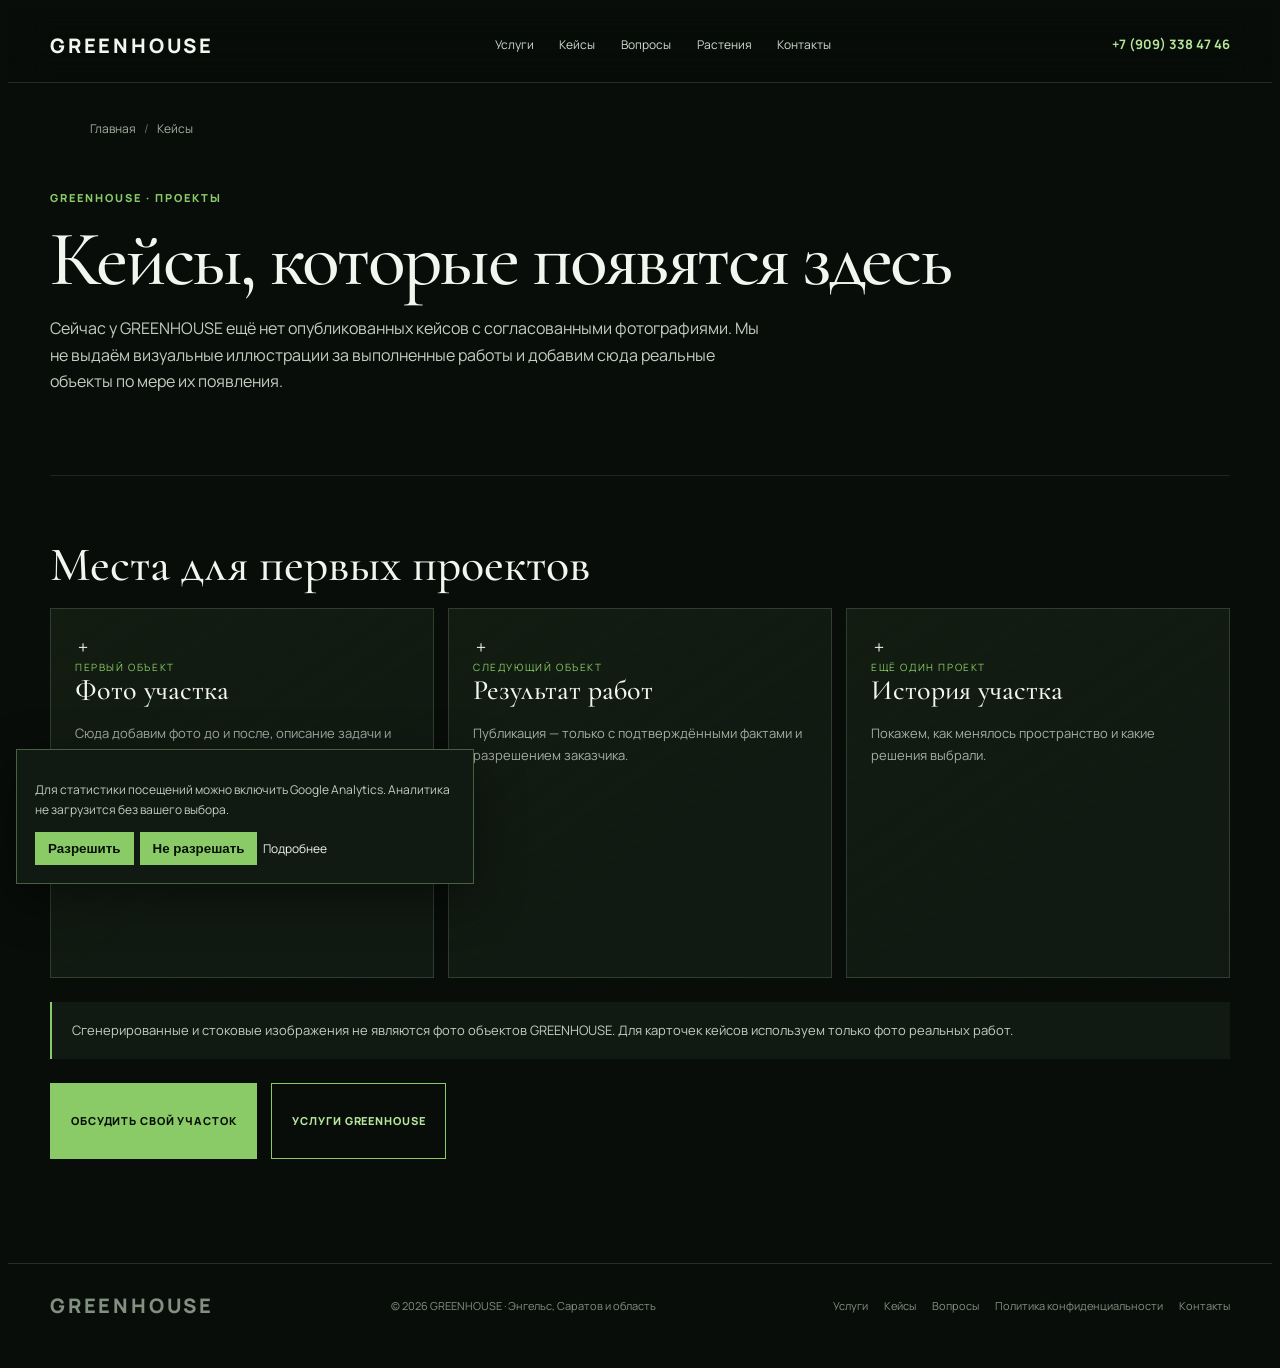
<file: cases.html>
<!doctype html><html lang="ru"><head><meta charset="utf-8"><meta name="viewport" content="width=device-width,initial-scale=1"><meta name="theme-color" content="#080d09"><meta name="description" content="Раздел кейсов GREENHOUSE в Энгельсе и Саратовской области. Здесь появятся реальные фото, задача и результат после завершения работ с согласия клиента."><meta name="robots" content="index,follow"><title>Кейсы GREENHOUSE — реальные проекты и результаты</title><link rel="canonical" href="https://greenhous64.github.io/greenhouse64/cases.html"><meta property="og:type" content="website"><meta property="og:locale" content="ru_RU"><meta property="og:site_name" content="GREENHOUSE"><meta property="og:title" content="Кейсы GREENHOUSE — реальные проекты и результаты"><meta property="og:description" content="Раздел кейсов GREENHOUSE в Энгельсе и Саратовской области. Здесь появятся реальные фото, задача и результат после завершения работ с согласия клиента."><meta property="og:url" content="https://greenhous64.github.io/greenhouse64/cases.html"><meta property="og:image" content="https://greenhous64.github.io/greenhouse64/images/social-preview.jpg"><meta name="twitter:card" content="summary_large_image"><link rel="preconnect" href="https://fonts.googleapis.com"><link rel="preconnect" href="https://fonts.gstatic.com" crossorigin><link href="https://fonts.googleapis.com/css2?family=Cormorant+Garamond:wght@400;500;600&family=Manrope:wght@400;500;600;700;800&display=swap" rel="stylesheet"><link rel="stylesheet" href="site.css"></head><body><header class="site-header"><div class="page-wrap site-nav"><a class="site-logo" href="index.html">GREENHOUSE</a><nav class="site-menu" aria-label="Основная навигация"><a href="services.html">Услуги</a><a href="cases.html">Кейсы</a><a href="faq.html">Вопросы</a><a href="index.html#catalog">Растения</a><a href="index.html#contacts">Контакты</a></nav><a class="site-phone" href="tel:+79093384746">+7 (909) 338 47 46</a></div></header><main class="page-main"><div class="page-wrap"><nav class="breadcrumbs" aria-label="Хлебные крошки"><ol><li><a href="index.html">Главная</a></li><li aria-current="page">Кейсы</li></ol></nav><section class="page-hero"><div class="page-kicker">GREENHOUSE · Проекты</div><h1 class="page-title">Кейсы, которые появятся здесь</h1><p class="page-lead">Сейчас у GREENHOUSE ещё нет опубликованных кейсов с согласованными фотографиями. Мы не выдаём визуальные иллюстрации за выполненные работы и добавим сюда реальные объекты по мере их появления.</p></section><section class="content-section"><h2>Места для первых проектов</h2><div class="case-grid"><article class="case-slot"><div class="case-slot-mark">＋</div><small>Первый объект</small><h3>Фото участка</h3><p>Сюда добавим фото до и после, описание задачи и список выполненных работ.</p></article><article class="case-slot"><div class="case-slot-mark">＋</div><small>Следующий объект</small><h3>Результат работ</h3><p>Публикация — только с подтверждёнными фактами и разрешением заказчика.</p></article><article class="case-slot"><div class="case-slot-mark">＋</div><small>Ещё один проект</small><h3>История участка</h3><p>Покажем, как менялось пространство и какие решения выбрали.</p></article></div><div class="notice-box">Сгенерированные и стоковые изображения не являются фото объектов GREENHOUSE. Для карточек кейсов используем только фото реальных работ.</div><div class="content-links"><a class="site-button" href="index.html#contacts">Обсудить свой участок</a><a class="site-button site-button-ghost" href="services.html">Услуги GREENHOUSE</a></div></section><script type="application/ld+json">{"@context":"https://schema.org","@type":"WebPage","name":"Кейсы GREENHOUSE","url":"https://greenhous64.github.io/greenhouse64/cases.html","isPartOf":{"@type":"WebSite","name":"GREENHOUSE","url":"https://greenhous64.github.io/greenhouse64/"}}</script><script type="application/ld+json">{"@context":"https://schema.org","@type":"BreadcrumbList","itemListElement":[{"@type":"ListItem","position":1,"name":"Главная","item":"https://greenhous64.github.io/greenhouse64/"},{"@type":"ListItem","position":2,"name":"Кейсы GREENHOUSE","item":"https://greenhous64.github.io/greenhouse64/cases.html"}]}</script></div></main><footer class="site-footer"><div class="page-wrap site-footer-row"><a class="site-logo" href="index.html">GREENHOUSE</a><span>© 2026 GREENHOUSE · Энгельс, Саратов и область</span><nav class="site-footer-links" aria-label="Дополнительная навигация"><a href="services.html">Услуги</a><a href="cases.html">Кейсы</a><a href="faq.html">Вопросы</a><a href="privacy.html">Политика конфиденциальности</a><a href="index.html#contacts">Контакты</a></nav></div></footer><a class="mobile-apply" href="index.html#contacts">Оставить заявку <span aria-hidden="true">↗</span></a><script src="analytics-config.js"></script><script src="analytics.js" defer></script></body></html>
</file>
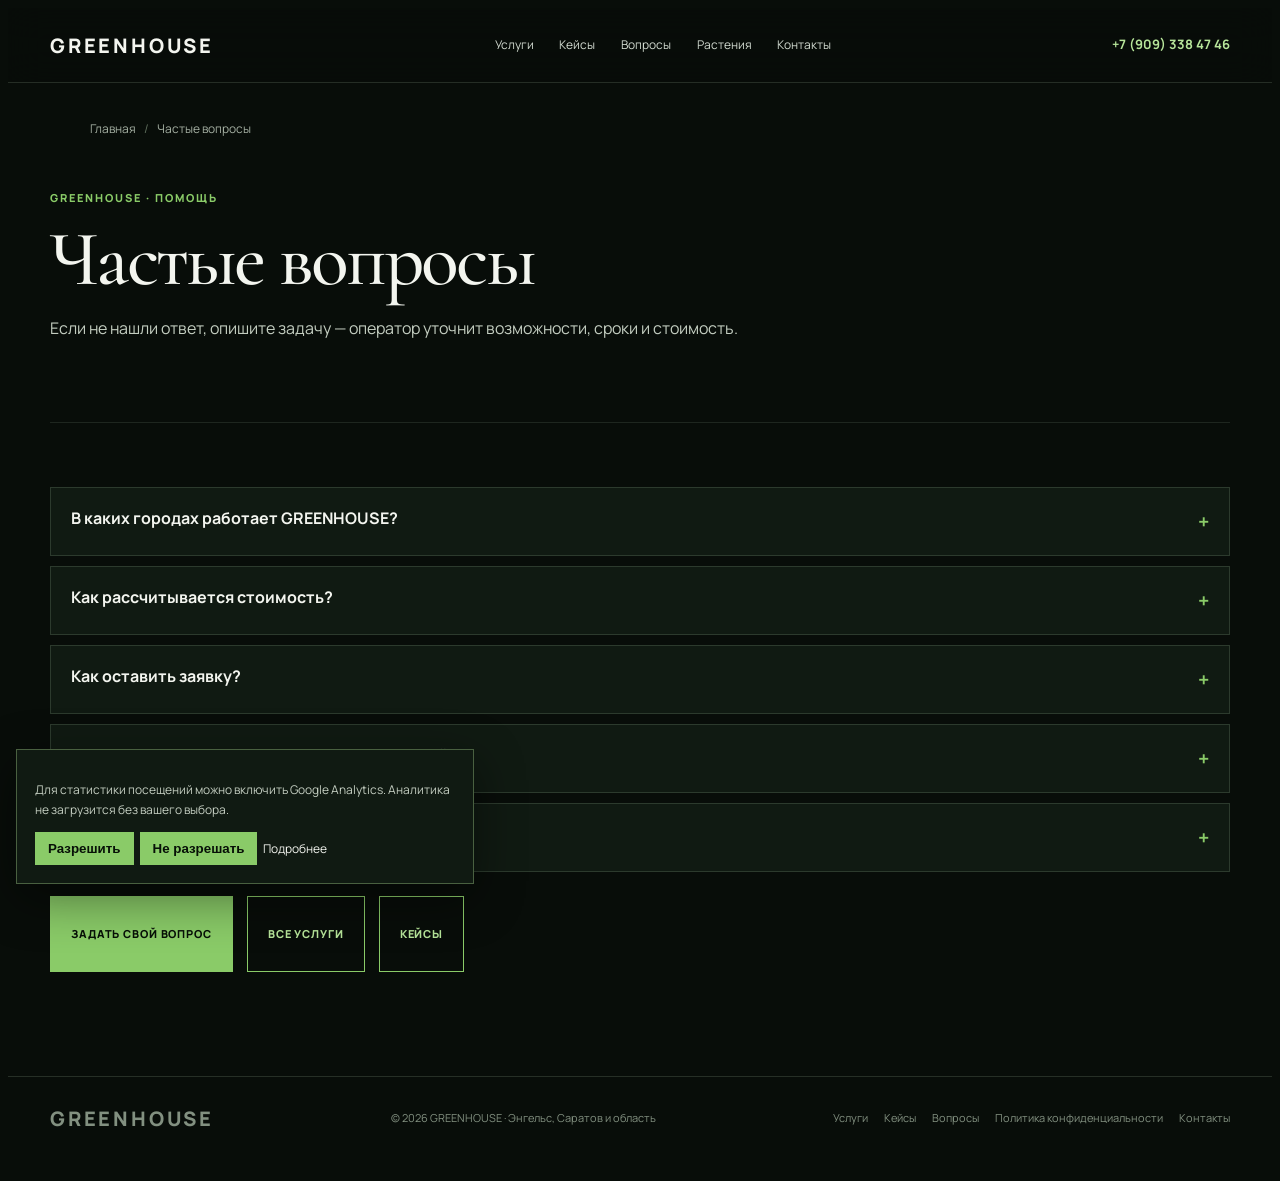
<file: faq.html>
<!doctype html><html lang="ru"><head><meta charset="utf-8"><meta name="viewport" content="width=device-width,initial-scale=1"><meta name="theme-color" content="#080d09"><meta name="description" content="Ответы GREENHOUSE на частые вопросы об озеленении, стоимости услуг, выезде по Энгельсу, Саратову и области и работе зимой."><meta name="robots" content="index,follow"><title>Частые вопросы — GREENHOUSE</title><link rel="canonical" href="https://greenhous64.github.io/greenhouse64/faq.html"><meta property="og:type" content="website"><meta property="og:locale" content="ru_RU"><meta property="og:site_name" content="GREENHOUSE"><meta property="og:title" content="Частые вопросы — GREENHOUSE"><meta property="og:description" content="Ответы GREENHOUSE на частые вопросы об озеленении, стоимости услуг, выезде по Энгельсу, Саратову и области и работе зимой."><meta property="og:url" content="https://greenhous64.github.io/greenhouse64/faq.html"><meta property="og:image" content="https://greenhous64.github.io/greenhouse64/images/social-preview.jpg"><meta name="twitter:card" content="summary_large_image"><link rel="preconnect" href="https://fonts.googleapis.com"><link rel="preconnect" href="https://fonts.gstatic.com" crossorigin><link href="https://fonts.googleapis.com/css2?family=Cormorant+Garamond:wght@400;500;600&family=Manrope:wght@400;500;600;700;800&display=swap" rel="stylesheet"><link rel="stylesheet" href="site.css"></head><body><header class="site-header"><div class="page-wrap site-nav"><a class="site-logo" href="index.html">GREENHOUSE</a><nav class="site-menu" aria-label="Основная навигация"><a href="services.html">Услуги</a><a href="cases.html">Кейсы</a><a href="faq.html">Вопросы</a><a href="index.html#catalog">Растения</a><a href="index.html#contacts">Контакты</a></nav><a class="site-phone" href="tel:+79093384746">+7 (909) 338 47 46</a></div></header><main class="page-main"><div class="page-wrap"><nav class="breadcrumbs" aria-label="Хлебные крошки"><ol><li><a href="index.html">Главная</a></li><li aria-current="page">Частые вопросы</li></ol></nav><section class="page-hero"><div class="page-kicker">GREENHOUSE · Помощь</div><h1 class="page-title">Частые вопросы</h1><p class="page-lead">Если не нашли ответ, опишите задачу — оператор уточнит возможности, сроки и стоимость.</p></section><section class="content-section"><div class="faq-list"><details><summary>В каких городах работает GREENHOUSE?</summary><p>Основной город — Энгельс. Также обсуждаем выезды в Саратов и по Саратовской области. Уточните район и адрес объекта у оператора.</p></details><details><summary>Как рассчитывается стоимость?</summary><p>Стоимость зависит от площади, состава работ, материалов и условий участка. Оператор уточнит детали и сообщит цену до начала работ.</p></details><details><summary>Как оставить заявку?</summary><p>Заполните форму на главной странице или позвоните по номеру +7 (909) 338 47 46. После формы откроется почтовый черновик — нажмите «Отправить» в вашем почтовом приложении.</p></details><details><summary>Можно ли заказать подбор и посадку растений?</summary><p>Да. Расскажите, где планируется посадка, сколько там света и какой результат нужен. Наличие и стоимость растений подтвердит оператор.</p></details><details><summary>Какие работы выполняются зимой?</summary><p>Можно обсудить уборку снега, очистку крыш, удаление сосулек, обработку от гололёда и зимний уход за участком. Состав и возможность работ подтвердит оператор.</p></details></div><div class="content-links"><a class="site-button" href="index.html#contacts">Задать свой вопрос</a><a class="site-button site-button-ghost" href="services.html">Все услуги</a><a class="site-button site-button-ghost" href="cases.html">Кейсы</a></div></section><script type="application/ld+json">{"@context":"https://schema.org","@type":"WebPage","name":"Частые вопросы — GREENHOUSE","url":"https://greenhous64.github.io/greenhouse64/faq.html","isPartOf":{"@type":"WebSite","name":"GREENHOUSE","url":"https://greenhous64.github.io/greenhouse64/"}}</script><script type="application/ld+json">{"@context":"https://schema.org","@type":"BreadcrumbList","itemListElement":[{"@type":"ListItem","position":1,"name":"Главная","item":"https://greenhous64.github.io/greenhouse64/"},{"@type":"ListItem","position":2,"name":"Частые вопросы — GREENHOUSE","item":"https://greenhous64.github.io/greenhouse64/faq.html"}]}</script></div></main><footer class="site-footer"><div class="page-wrap site-footer-row"><a class="site-logo" href="index.html">GREENHOUSE</a><span>© 2026 GREENHOUSE · Энгельс, Саратов и область</span><nav class="site-footer-links" aria-label="Дополнительная навигация"><a href="services.html">Услуги</a><a href="cases.html">Кейсы</a><a href="faq.html">Вопросы</a><a href="privacy.html">Политика конфиденциальности</a><a href="index.html#contacts">Контакты</a></nav></div></footer><a class="mobile-apply" href="index.html#contacts">Оставить заявку <span aria-hidden="true">↗</span></a><script src="analytics-config.js"></script><script src="analytics.js" defer></script></body></html>
</file>
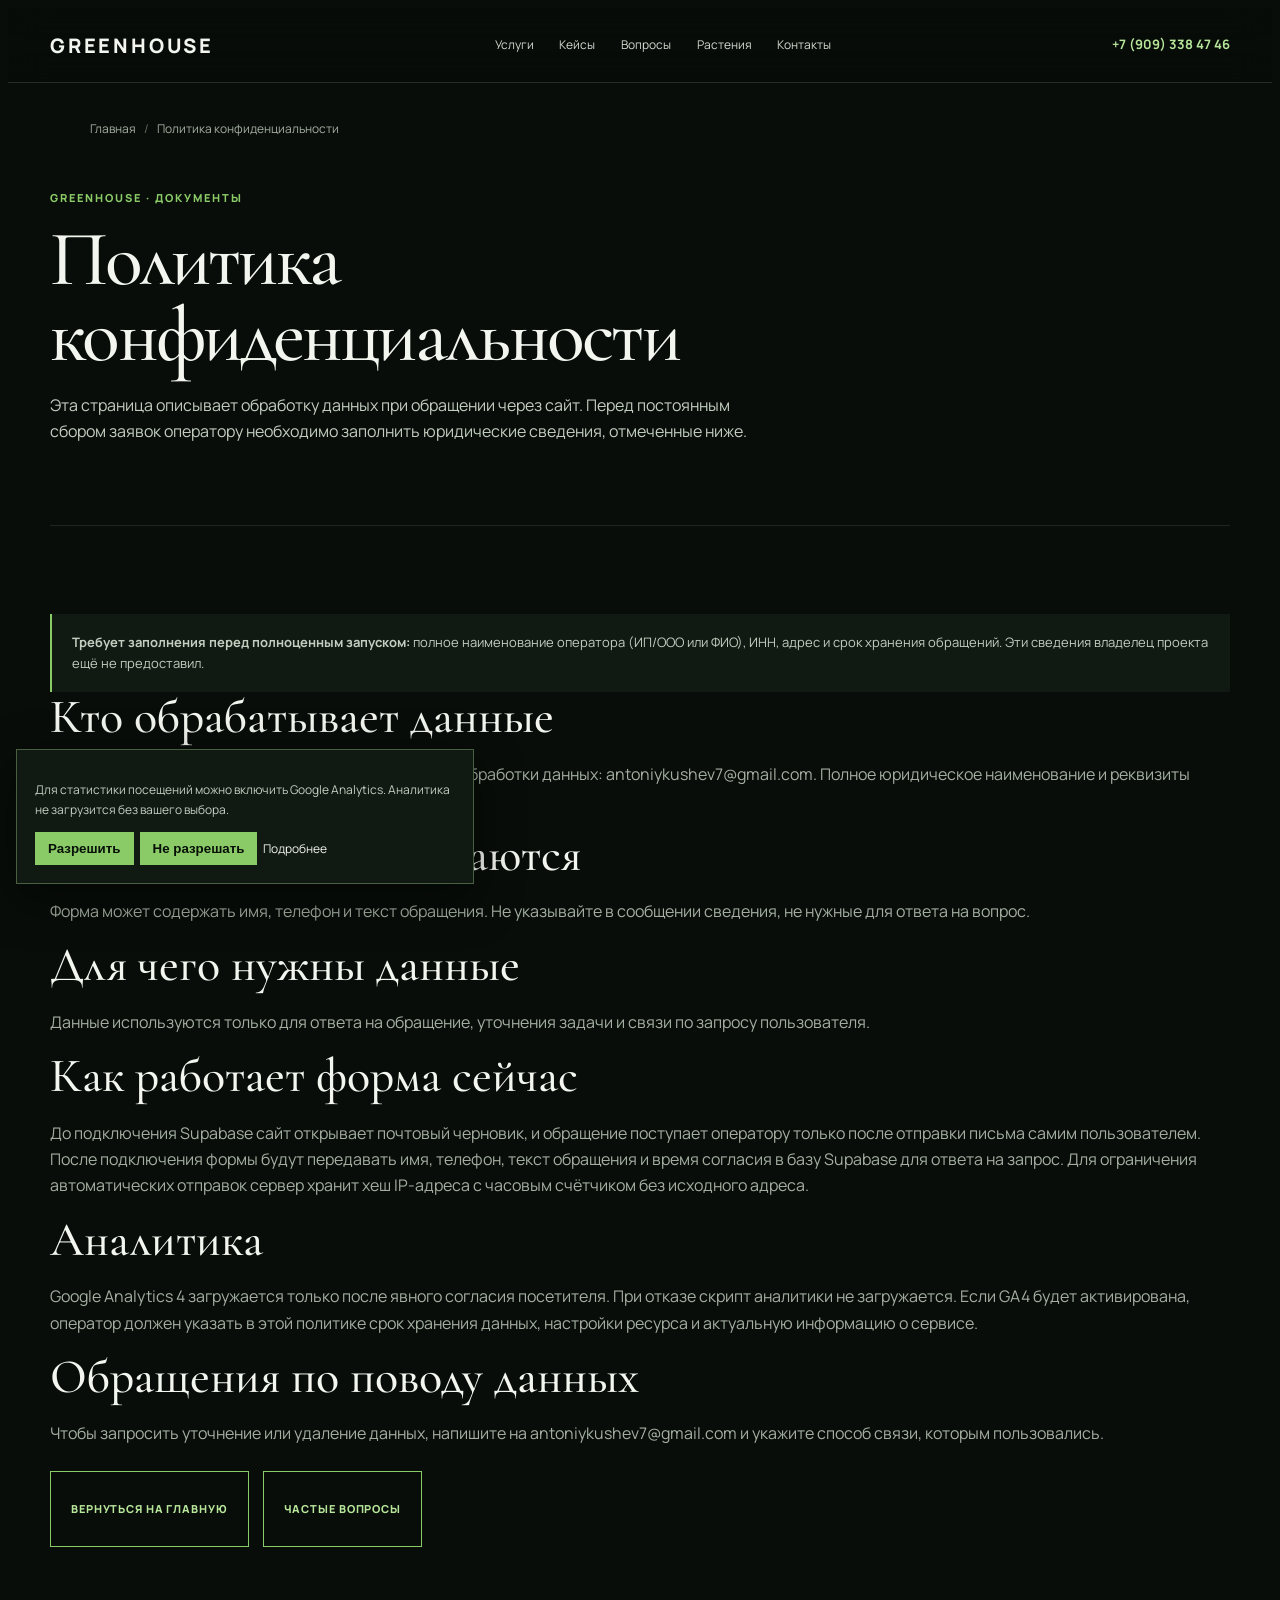
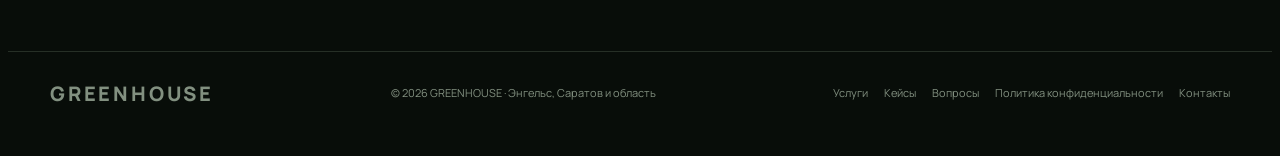
<file: privacy.html>
<!doctype html><html lang="ru"><head><meta charset="utf-8"><meta name="viewport" content="width=device-width,initial-scale=1"><meta name="theme-color" content="#080d09"><meta name="description" content="Информация о данных, которые пользователь указывает в обращении GREENHOUSE, целях их использования и способах связи с оператором."><meta name="robots" content="index,follow"><title>Политика конфиденциальности — GREENHOUSE</title><link rel="canonical" href="https://greenhous64.github.io/greenhouse64/privacy.html"><meta property="og:type" content="website"><meta property="og:locale" content="ru_RU"><meta property="og:site_name" content="GREENHOUSE"><meta property="og:title" content="Политика конфиденциальности — GREENHOUSE"><meta property="og:description" content="Информация о данных, которые пользователь указывает в обращении GREENHOUSE, целях их использования и способах связи с оператором."><meta property="og:url" content="https://greenhous64.github.io/greenhouse64/privacy.html"><meta property="og:image" content="https://greenhous64.github.io/greenhouse64/images/social-preview.jpg"><meta name="twitter:card" content="summary_large_image"><link rel="preconnect" href="https://fonts.googleapis.com"><link rel="preconnect" href="https://fonts.gstatic.com" crossorigin><link href="https://fonts.googleapis.com/css2?family=Cormorant+Garamond:wght@400;500;600&family=Manrope:wght@400;500;600;700;800&display=swap" rel="stylesheet"><link rel="stylesheet" href="site.css"></head><body><header class="site-header"><div class="page-wrap site-nav"><a class="site-logo" href="index.html">GREENHOUSE</a><nav class="site-menu" aria-label="Основная навигация"><a href="services.html">Услуги</a><a href="cases.html">Кейсы</a><a href="faq.html">Вопросы</a><a href="index.html#catalog">Растения</a><a href="index.html#contacts">Контакты</a></nav><a class="site-phone" href="tel:+79093384746">+7 (909) 338 47 46</a></div></header><main class="page-main"><div class="page-wrap"><nav class="breadcrumbs" aria-label="Хлебные крошки"><ol><li><a href="index.html">Главная</a></li><li aria-current="page">Политика конфиденциальности</li></ol></nav><section class="page-hero"><div class="page-kicker">GREENHOUSE · Документы</div><h1 class="page-title">Политика конфиденциальности</h1><p class="page-lead">Эта страница описывает обработку данных при обращении через сайт. Перед постоянным сбором заявок оператору необходимо заполнить юридические сведения, отмеченные ниже.</p></section><section class="content-section"><div class="notice-box"><strong>Требует заполнения перед полноценным запуском:</strong> полное наименование оператора (ИП/ООО или ФИО), ИНН, адрес и срок хранения обращений. Эти сведения владелец проекта ещё не предоставил.</div><h2>Кто обрабатывает данные</h2><p>Оператор сайта — GREENHOUSE. Контакт по вопросам обработки данных: <a href="mailto:antoniykushev7@gmail.com">antoniykushev7@gmail.com</a>. Полное юридическое наименование и реквизиты оператора должны быть добавлены владельцем сайта.</p><h2>Какие данные указываются</h2><p>Форма может содержать имя, телефон и текст обращения. Не указывайте в сообщении сведения, не нужные для ответа на вопрос.</p><h2>Для чего нужны данные</h2><p>Данные используются только для ответа на обращение, уточнения задачи и связи по запросу пользователя.</p><h2>Как работает форма сейчас</h2><p>До подключения Supabase сайт открывает почтовый черновик, и обращение поступает оператору только после отправки письма самим пользователем. После подключения формы будут передавать имя, телефон, текст обращения и время согласия в базу Supabase для ответа на запрос. Для ограничения автоматических отправок сервер хранит хеш IP-адреса с часовым счётчиком без исходного адреса.</p><h2>Аналитика</h2><p>Google Analytics 4 загружается только после явного согласия посетителя. При отказе скрипт аналитики не загружается. Если GA4 будет активирована, оператор должен указать в этой политике срок хранения данных, настройки ресурса и актуальную информацию о сервисе.</p><h2>Обращения по поводу данных</h2><p>Чтобы запросить уточнение или удаление данных, напишите на <a href="mailto:antoniykushev7@gmail.com">antoniykushev7@gmail.com</a> и укажите способ связи, которым пользовались.</p><div class="content-links"><a class="site-button site-button-ghost" href="index.html">Вернуться на главную</a><a class="site-button site-button-ghost" href="faq.html">Частые вопросы</a></div></section><script type="application/ld+json">{"@context":"https://schema.org","@type":"WebPage","name":"Политика конфиденциальности — GREENHOUSE","url":"https://greenhous64.github.io/greenhouse64/privacy.html","isPartOf":{"@type":"WebSite","name":"GREENHOUSE","url":"https://greenhous64.github.io/greenhouse64/"}}</script><script type="application/ld+json">{"@context":"https://schema.org","@type":"BreadcrumbList","itemListElement":[{"@type":"ListItem","position":1,"name":"Главная","item":"https://greenhous64.github.io/greenhouse64/"},{"@type":"ListItem","position":2,"name":"Политика конфиденциальности — GREENHOUSE","item":"https://greenhous64.github.io/greenhouse64/privacy.html"}]}</script></div></main><footer class="site-footer"><div class="page-wrap site-footer-row"><a class="site-logo" href="index.html">GREENHOUSE</a><span>© 2026 GREENHOUSE · Энгельс, Саратов и область</span><nav class="site-footer-links" aria-label="Дополнительная навигация"><a href="services.html">Услуги</a><a href="cases.html">Кейсы</a><a href="faq.html">Вопросы</a><a href="privacy.html">Политика конфиденциальности</a><a href="index.html#contacts">Контакты</a></nav></div></footer><a class="mobile-apply" href="index.html#contacts">Оставить заявку <span aria-hidden="true">↗</span></a><script src="analytics-config.js"></script><script src="analytics.js" defer></script></body></html>
</file>
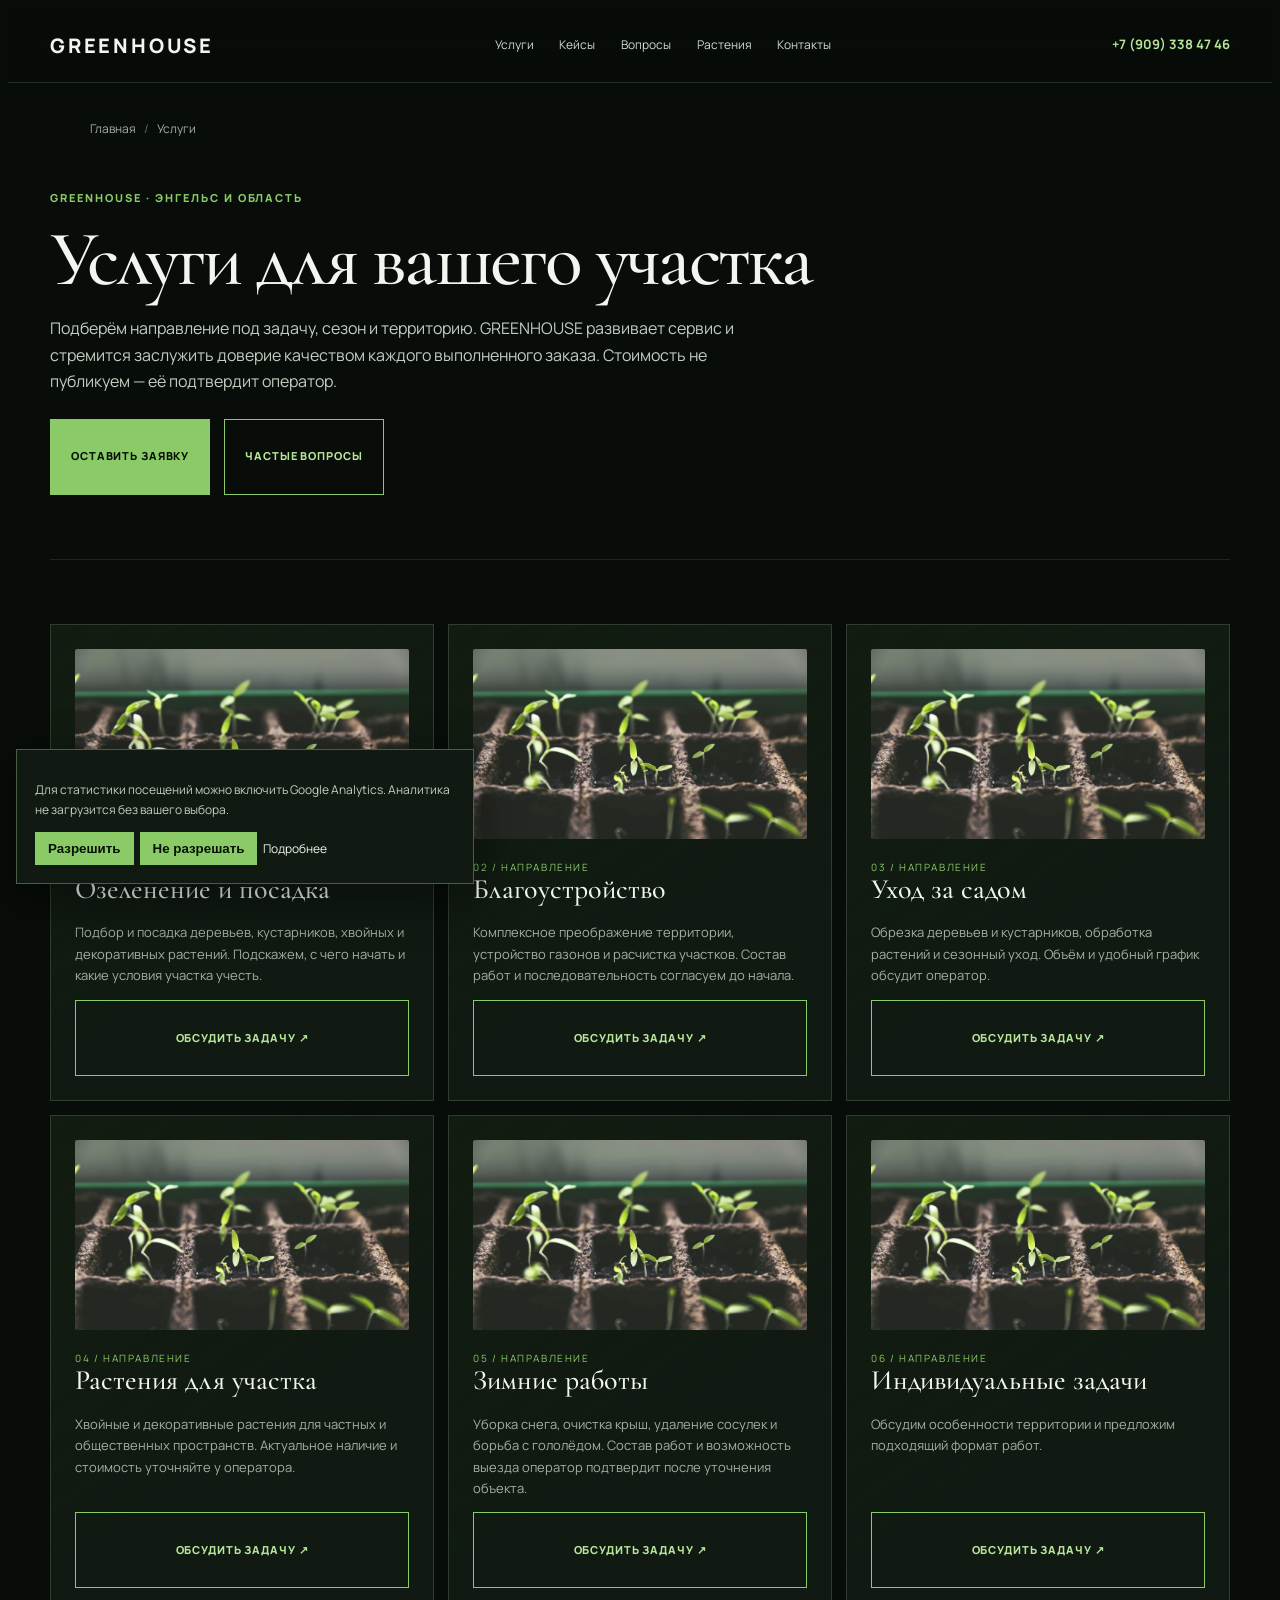
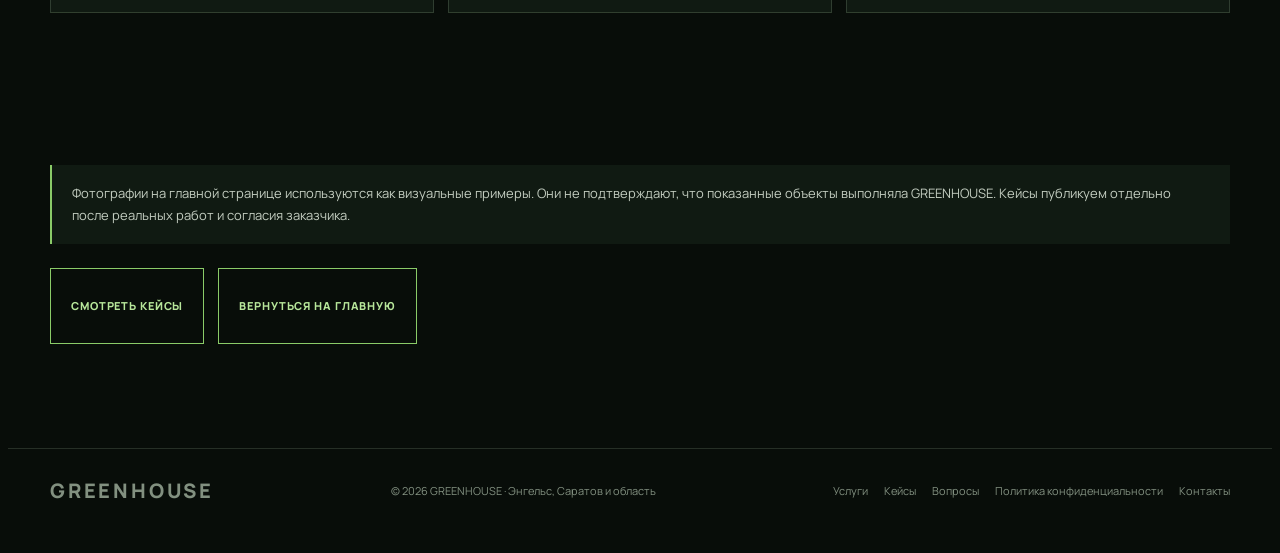
<file: services.html>
<!doctype html><html lang="ru"><head><meta charset="utf-8"><meta name="viewport" content="width=device-width,initial-scale=1"><meta name="theme-color" content="#080d09"><meta name="description" content="Озеленение и посадка, благоустройство участка, уход за садом и зимнее обслуживание в Энгельсе, Саратове и области. Стоимость уточняйте у оператора."><meta name="robots" content="index,follow"><title>Услуги GREENHOUSE — озеленение и благоустройство в Энгельсе</title><link rel="canonical" href="https://greenhous64.github.io/greenhouse64/services.html"><meta property="og:type" content="website"><meta property="og:locale" content="ru_RU"><meta property="og:site_name" content="GREENHOUSE"><meta property="og:title" content="Услуги GREENHOUSE — озеленение и благоустройство в Энгельсе"><meta property="og:description" content="Озеленение и посадка, благоустройство участка, уход за садом и зимнее обслуживание в Энгельсе, Саратове и области. Стоимость уточняйте у оператора."><meta property="og:url" content="https://greenhous64.github.io/greenhouse64/services.html"><meta property="og:image" content="https://greenhous64.github.io/greenhouse64/images/social-preview.jpg"><meta name="twitter:card" content="summary_large_image"><link rel="preconnect" href="https://fonts.googleapis.com"><link rel="preconnect" href="https://fonts.gstatic.com" crossorigin><link href="https://fonts.googleapis.com/css2?family=Cormorant+Garamond:wght@400;500;600&family=Manrope:wght@400;500;600;700;800&display=swap" rel="stylesheet"><link rel="stylesheet" href="site.css"></head><body><header class="site-header"><div class="page-wrap site-nav"><a class="site-logo" href="index.html">GREENHOUSE</a><nav class="site-menu" aria-label="Основная навигация"><a href="services.html">Услуги</a><a href="cases.html">Кейсы</a><a href="faq.html">Вопросы</a><a href="index.html#catalog">Растения</a><a href="index.html#contacts">Контакты</a></nav><a class="site-phone" href="tel:+79093384746">+7 (909) 338 47 46</a></div></header><main class="page-main"><div class="page-wrap"><nav class="breadcrumbs" aria-label="Хлебные крошки"><ol><li><a href="index.html">Главная</a></li><li aria-current="page">Услуги</li></ol></nav><section class="page-hero"><div class="page-kicker">GREENHOUSE · Энгельс и область</div><h1 class="page-title">Услуги для вашего участка</h1><p class="page-lead">Подберём направление под задачу, сезон и территорию. GREENHOUSE развивает сервис и стремится заслужить доверие качеством каждого выполненного заказа. Стоимость не публикуем — её подтвердит оператор.</p><div class="content-links"><a class="site-button" href="index.html#contacts">Оставить заявку</a><a class="site-button site-button-ghost" href="faq.html">Частые вопросы</a></div></section><section class="content-section"><div class="case-grid"><article class="case-slot"><img class="service-photo" src="images/7.jpg" alt="Молодые растения в питомнике для озеленения участка" loading="lazy" decoding="async"><small>01 / Направление</small><h3>Озеленение и посадка</h3><p>Подбор и посадка деревьев, кустарников, хвойных и декоративных растений. Подскажем, с чего начать и какие условия участка учесть.</p><a class="site-button site-button-ghost" style="margin-top:auto" href="index.html#contacts">Обсудить задачу ↗</a></article><article class="case-slot"><img class="service-photo" src="images/7.jpg" alt="Молодые растения в питомнике для озеленения участка" loading="lazy" decoding="async"><small>02 / Направление</small><h3>Благоустройство</h3><p>Комплексное преображение территории, устройство газонов и расчистка участков. Состав работ и последовательность согласуем до начала.</p><a class="site-button site-button-ghost" style="margin-top:auto" href="index.html#contacts">Обсудить задачу ↗</a></article><article class="case-slot"><img class="service-photo" src="images/7.jpg" alt="Молодые растения в питомнике для озеленения участка" loading="lazy" decoding="async"><small>03 / Направление</small><h3>Уход за садом</h3><p>Обрезка деревьев и кустарников, обработка растений и сезонный уход. Объём и удобный график обсудит оператор.</p><a class="site-button site-button-ghost" style="margin-top:auto" href="index.html#contacts">Обсудить задачу ↗</a></article><article class="case-slot"><img class="service-photo" src="images/7.jpg" alt="Молодые растения в питомнике для озеленения участка" loading="lazy" decoding="async"><small>04 / Направление</small><h3>Растения для участка</h3><p>Хвойные и декоративные растения для частных и общественных пространств. Актуальное наличие и стоимость уточняйте у оператора.</p><a class="site-button site-button-ghost" style="margin-top:auto" href="index.html#contacts">Обсудить задачу ↗</a></article><article class="case-slot"><img class="service-photo" src="images/7.jpg" alt="Молодые растения в питомнике для озеленения участка" loading="lazy" decoding="async"><small>05 / Направление</small><h3>Зимние работы</h3><p>Уборка снега, очистка крыш, удаление сосулек и борьба с гололёдом. Состав работ и возможность выезда оператор подтвердит после уточнения объекта.</p><a class="site-button site-button-ghost" style="margin-top:auto" href="index.html#contacts">Обсудить задачу ↗</a></article><article class="case-slot"><img class="service-photo" src="images/7.jpg" alt="Молодые растения в питомнике для озеленения участка" loading="lazy" decoding="async"><small>06 / Направление</small><h3>Индивидуальные задачи</h3><p>Обсудим особенности территории и предложим подходящий формат работ.</p><a class="site-button site-button-ghost" style="margin-top:auto" href="index.html#contacts">Обсудить задачу ↗</a></article></div></section><section class="content-section"><div class="notice-box">Фотографии на главной странице используются как визуальные примеры. Они не подтверждают, что показанные объекты выполняла GREENHOUSE. Кейсы публикуем отдельно после реальных работ и согласия заказчика.</div><div class="content-links"><a class="site-button site-button-ghost" href="cases.html">Смотреть кейсы</a><a class="site-button site-button-ghost" href="index.html">Вернуться на главную</a></div></section><script type="application/ld+json">{"@context":"https://schema.org","@type":"WebPage","name":"Услуги GREENHOUSE","url":"https://greenhous64.github.io/greenhouse64/services.html","isPartOf":{"@type":"WebSite","name":"GREENHOUSE","url":"https://greenhous64.github.io/greenhouse64/"}}</script><script type="application/ld+json">{"@context":"https://schema.org","@type":"BreadcrumbList","itemListElement":[{"@type":"ListItem","position":1,"name":"Главная","item":"https://greenhous64.github.io/greenhouse64/"},{"@type":"ListItem","position":2,"name":"Услуги GREENHOUSE","item":"https://greenhous64.github.io/greenhouse64/services.html"}]}</script></div></main><footer class="site-footer"><div class="page-wrap site-footer-row"><a class="site-logo" href="index.html">GREENHOUSE</a><span>© 2026 GREENHOUSE · Энгельс, Саратов и область</span><nav class="site-footer-links" aria-label="Дополнительная навигация"><a href="services.html">Услуги</a><a href="cases.html">Кейсы</a><a href="faq.html">Вопросы</a><a href="privacy.html">Политика конфиденциальности</a><a href="index.html#contacts">Контакты</a></nav></div></footer><a class="mobile-apply" href="index.html#contacts">Оставить заявку <span aria-hidden="true">↗</span></a><script src="analytics-config.js"></script><script src="analytics.js" defer></script></body></html>
</file>
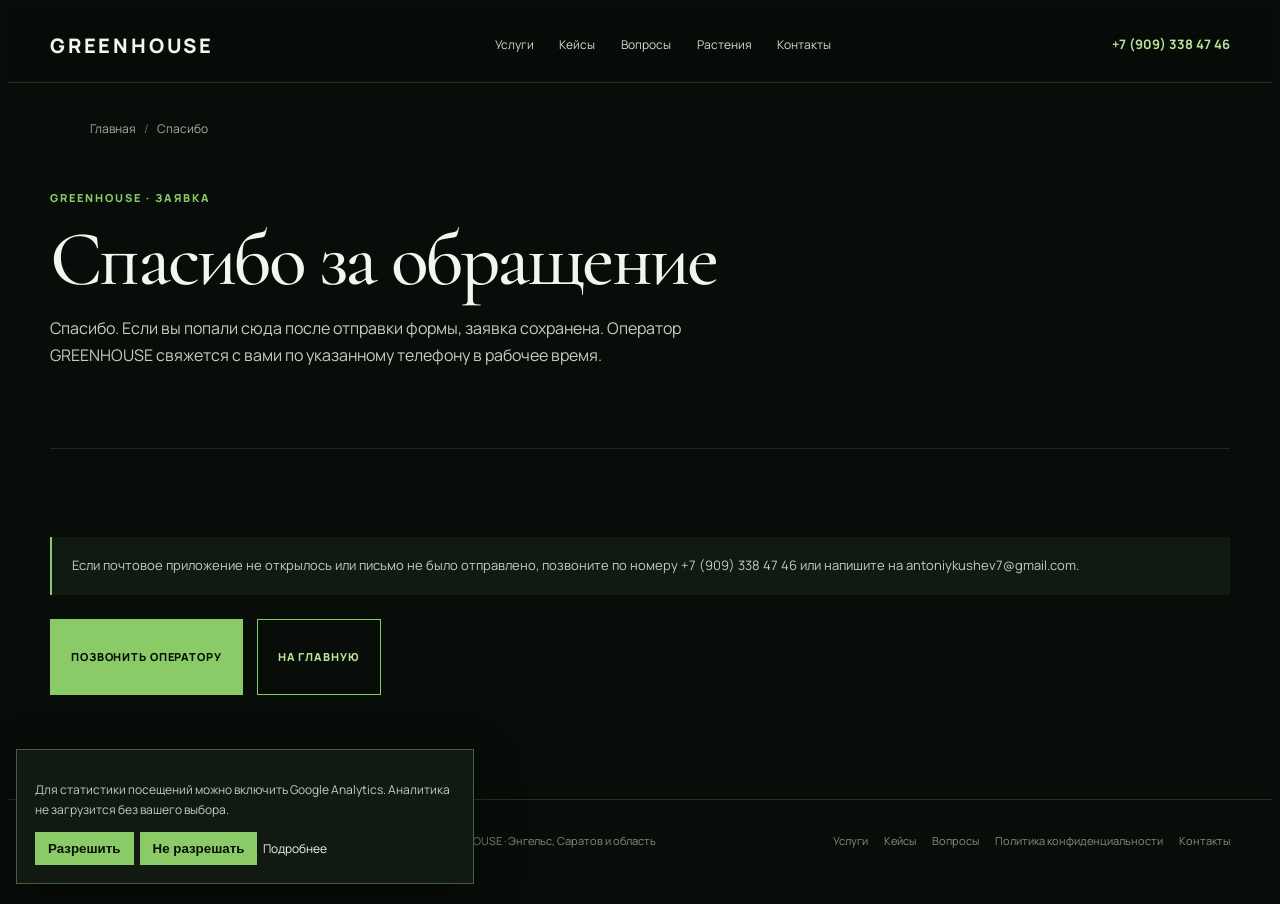
<file: thanks.html>
<!doctype html><html lang="ru"><head><meta charset="utf-8"><meta name="viewport" content="width=device-width,initial-scale=1"><meta name="theme-color" content="#080d09"><meta name="description" content="Почтовый черновик заявки GREENHOUSE. Проверьте письмо и отправьте его из вашей почты, чтобы оператор получил обращение."><meta name="robots" content="noindex,follow"><title>Спасибо — GREENHOUSE</title><link rel="canonical" href="https://greenhous64.github.io/greenhouse64/thanks.html"><meta property="og:type" content="website"><meta property="og:locale" content="ru_RU"><meta property="og:site_name" content="GREENHOUSE"><meta property="og:title" content="Спасибо — GREENHOUSE"><meta property="og:description" content="Почтовый черновик заявки GREENHOUSE. Проверьте письмо и отправьте его из вашей почты, чтобы оператор получил обращение."><meta property="og:url" content="https://greenhous64.github.io/greenhouse64/thanks.html"><meta property="og:image" content="https://greenhous64.github.io/greenhouse64/images/social-preview.jpg"><meta name="twitter:card" content="summary_large_image"><link rel="preconnect" href="https://fonts.googleapis.com"><link rel="preconnect" href="https://fonts.gstatic.com" crossorigin><link href="https://fonts.googleapis.com/css2?family=Cormorant+Garamond:wght@400;500;600&family=Manrope:wght@400;500;600;700;800&display=swap" rel="stylesheet"><link rel="stylesheet" href="site.css"></head><body><header class="site-header"><div class="page-wrap site-nav"><a class="site-logo" href="index.html">GREENHOUSE</a><nav class="site-menu" aria-label="Основная навигация"><a href="services.html">Услуги</a><a href="cases.html">Кейсы</a><a href="faq.html">Вопросы</a><a href="index.html#catalog">Растения</a><a href="index.html#contacts">Контакты</a></nav><a class="site-phone" href="tel:+79093384746">+7 (909) 338 47 46</a></div></header><main class="page-main"><div class="page-wrap"><nav class="breadcrumbs" aria-label="Хлебные крошки"><ol><li><a href="index.html">Главная</a></li><li aria-current="page">Спасибо</li></ol></nav><section class="page-hero"><div class="page-kicker">GREENHOUSE · Заявка</div><h1 class="page-title">Спасибо за обращение</h1><p class="page-lead">Спасибо. Если вы попали сюда после отправки формы, заявка сохранена. Оператор GREENHOUSE свяжется с вами по указанному телефону в рабочее время.</p></section><section class="content-section"><div class="notice-box">Если почтовое приложение не открылось или письмо не было отправлено, позвоните по номеру <a href="tel:+79093384746">+7 (909) 338 47 46</a> или напишите на <a href="mailto:antoniykushev7@gmail.com">antoniykushev7@gmail.com</a>.</div><div class="content-links"><a class="site-button" href="tel:+79093384746">Позвонить оператору</a><a class="site-button site-button-ghost" href="index.html">На главную</a></div></section><script type="application/ld+json">{"@context":"https://schema.org","@type":"WebPage","name":"Спасибо — GREENHOUSE","url":"https://greenhous64.github.io/greenhouse64/thanks.html","isPartOf":{"@type":"WebSite","name":"GREENHOUSE","url":"https://greenhous64.github.io/greenhouse64/"}}</script><script type="application/ld+json">{"@context":"https://schema.org","@type":"BreadcrumbList","itemListElement":[{"@type":"ListItem","position":1,"name":"Главная","item":"https://greenhous64.github.io/greenhouse64/"},{"@type":"ListItem","position":2,"name":"Спасибо — GREENHOUSE","item":"https://greenhous64.github.io/greenhouse64/thanks.html"}]}</script></div></main><footer class="site-footer"><div class="page-wrap site-footer-row"><a class="site-logo" href="index.html">GREENHOUSE</a><span>© 2026 GREENHOUSE · Энгельс, Саратов и область</span><nav class="site-footer-links" aria-label="Дополнительная навигация"><a href="services.html">Услуги</a><a href="cases.html">Кейсы</a><a href="faq.html">Вопросы</a><a href="privacy.html">Политика конфиденциальности</a><a href="index.html#contacts">Контакты</a></nav></div></footer><a class="mobile-apply" href="index.html#contacts">Оставить заявку <span aria-hidden="true">↗</span></a><script src="analytics-config.js"></script><script src="analytics.js" defer></script></body></html>
</file>
<file: site.css>
/* Shared styles for GREENHOUSE static pages and new homepage elements */
:root { color-scheme: dark; }
body { background:#080d09; color:#f3f5ef; font:400 16px/1.65 Manrope,Arial,sans-serif; }
a { color:inherit; text-decoration:none; }
.site-header { position:sticky; top:0; z-index:50; background:rgba(8,13,9,.92); border-bottom:1px solid rgba(190,220,184,.16); backdrop-filter:blur(18px); }
.site-nav { min-height:74px; display:flex; align-items:center; justify-content:space-between; gap:24px; }
.site-logo { font-size:20px; font-weight:800; letter-spacing:.14em; }
.site-logo span { color:#8acb68; }
.site-menu { display:flex; gap:clamp(12px,2vw,28px); align-items:center; font-size:12px; color:#d2dbd0; }
.site-menu a:hover,.site-footer a:hover { color:#b7e69a; }
.site-phone { color:#b7e69a; font-size:13px; font-weight:700; white-space:nowrap; }
.page-main { min-height:68vh; }
.page-wrap { width:min(1180px,calc(100% - 48px)); margin-inline:auto; }
.breadcrumbs { padding:24px 0 0; color:#a4afa2; font-size:12px; }
.breadcrumbs ol { display:flex; flex-wrap:wrap; gap:8px; list-style:none; }
.breadcrumbs li+li::before { content:"/"; color:#60705e; margin-right:8px; }
.breadcrumbs a:hover { color:#b7e69a; }
.page-hero { padding:38px 0 64px; border-bottom:1px solid rgba(190,220,184,.12); }
.page-kicker { color:#8acb68; font-size:11px; font-weight:800; letter-spacing:.18em; text-transform:uppercase; }
.page-title { max-width:900px; margin:14px 0 18px; font:500 clamp(42px,7vw,78px)/.98 "Cormorant Garamond",Georgia,serif; letter-spacing:-.035em; }
.page-lead { max-width:720px; color:#c3cdc0; font-size:16px; }
.content-section { padding:64px 0; }
.content-section h2 { margin:0 0 18px; font:500 clamp(32px,4vw,48px)/1.05 "Cormorant Garamond",Georgia,serif; }
.content-section h3 { margin:0 0 10px; font:500 28px/1.05 "Cormorant Garamond",Georgia,serif; }
.content-section p { color:#a4afa2; }
.content-links { display:flex; gap:14px; flex-wrap:wrap; margin-top:24px; }
.site-button { display:inline-flex; align-items:center; justify-content:center; gap:10px; min-height:48px; padding:13px 20px; border:1px solid #8acb68; background:#8acb68; color:#071007; font-size:11px; font-weight:800; letter-spacing:.08em; text-transform:uppercase; }
.site-button:hover { background:transparent; color:#b7e69a; }
.site-button-ghost { background:transparent; color:#b7e69a; }
.site-footer { margin-top:40px; padding:25px 0 38px; border-top:1px solid rgba(190,220,184,.16); color:#829080; font-size:11px; }
.site-footer-row { display:flex; align-items:center; justify-content:space-between; gap:18px; flex-wrap:wrap; }
.site-footer-links { display:flex; gap:16px; flex-wrap:wrap; }
.photo-grid { display:grid; grid-template-columns:repeat(3,minmax(0,1fr)); gap:14px; }
.photo-tile { min-height:260px; position:relative; overflow:hidden; background:#101a12; border:1px solid rgba(190,220,184,.16); }
.photo-tile img { width:100%; height:100%; min-height:260px; object-fit:cover; }
.photo-caption { position:absolute; inset:auto 0 0; padding:36px 18px 16px; color:#f3f5ef; background:linear-gradient(transparent,rgba(5,10,6,.86)); font-size:11px; letter-spacing:.1em; text-transform:uppercase; }
.case-grid { display:grid; grid-template-columns:repeat(3,minmax(0,1fr)); gap:14px; }
.case-slot { min-height:320px; padding:24px; border:1px solid rgba(190,220,184,.18); background:linear-gradient(145deg,rgba(138,203,104,.08),#101a12 60%); display:flex; flex-direction:column; }
.service-photo { width:100%; height:190px; object-fit:cover; margin:0 0 20px; border-radius:2px; }
.case-slot .service-photo { width:100%; height:190px; margin:0 0 20px; }
.case-slot small { color:#8acb68; font-size:10px; letter-spacing:.16em; text-transform:uppercase; }
.case-slot p { margin-top:8px; font-size:13px; }
.notice-box { margin:24px 0 0; padding:18px 20px; border-left:2px solid #8acb68; background:#101a12; color:#c3cdc0; font-size:13px; }
.faq-list { display:grid; gap:10px; }
.faq-list details { border:1px solid rgba(190,220,184,.16); background:#101a12; padding:17px 20px; }
.faq-list summary { cursor:pointer; font-weight:700; list-style:none; }
.faq-list summary::-webkit-details-marker { display:none; }
.faq-list summary::after { content:"+"; float:right; color:#8acb68; font-size:20px; }
.faq-list details[open] summary::after { content:"−"; }
.faq-list details p { max-width:820px; padding-top:12px; font-size:14px; }
.review-slots { display:grid; grid-template-columns:repeat(5,minmax(0,1fr)); gap:10px; margin:24px 0; }
.review-slot { display:flex; gap:10px; min-height:126px; padding:14px; border:1px dashed rgba(183,230,154,.28); background:rgba(16,26,18,.55); }
.review-slot>span { color:#8acb68; font:500 21px "Cormorant Garamond",serif; }
.review-slot strong { display:block; font-size:12px; }
.review-slot p { margin-top:7px; font-size:11px; line-height:1.5; }
.real-photo-slot { display:flex; align-items:center; gap:14px; min-height:120px; margin-top:14px; padding:20px; border:1px dashed rgba(183,230,154,.32); background:rgba(8,13,9,.58); }
.real-photo-slot strong { font-size:13px; }
.real-photo-slot p { margin-top:4px; color:#a4afa2; font-size:11px; }
.photo-slot-mark { width:40px; height:40px; display:grid; place-items:center; flex:none; border:1px solid #8acb68; color:#b7e69a; font-size:25px; }
.about-visual { min-width:0; }
.about-image { background-image:url("images/2.jpg")!important; background-position:center!important; background-size:cover!important; }
.service-carousel-head { display:flex; align-items:center; justify-content:flex-start; gap:12px; margin:0 0 15px; }
.carousel-hint { color:#a4afa2; font-size:11px; }
.service-grid { display:flex!important; overflow-x:auto; gap:12px!important; border:0!important; background:transparent!important; padding:3px 2px 14px; scroll-snap-type:x mandatory; overscroll-behavior-inline:contain; scrollbar-color:#60705e #101a12; cursor:grab; }
.service-grid.is-dragging { cursor:grabbing; scroll-snap-type:none; user-select:none; }
.service-grid.is-dragging .service-photo { pointer-events:none; }
.service { flex:0 0 min(31%,360px); min-width:280px; scroll-snap-align:start; border:1px solid rgba(190,220,184,.16)!important; padding:20px!important; background:#101a12!important; }
.service::before { display:none!important; content:none!important; }
.service-photo,.service-photo-note { width:100%; height:154px; object-fit:cover; margin:-20px -20px 18px; width:calc(100% + 40px); }
.service-photo-note { display:grid; place-items:center; background:linear-gradient(135deg,#132116,#0c120d); color:#b7e69a; font-size:40px; }
.service h3 { margin:15px 0 10px!important; }
.service p { line-height:1.65; }
.plant-image { display:block; width:100%; height:280px; object-fit:cover; background:none!important; }
.plant:nth-child(1) .plant-image,.plant:nth-child(2) .plant-image,.plant:nth-child(3) .plant-image { background-image:none!important; }
.feature-image { display:block; width:100%; height:100%; min-height:480px; object-fit:cover; background:none!important; }
.map-block iframe { display:block; width:100%; border:0; height:280px; }
.directions { padding:18px; background:#101a12; }
.directions strong { color:#f3f5ef; }
.directions p,.directions a { display:block; margin-top:8px; font-size:12px; }
.directions a { color:#b7e69a; text-decoration:underline; text-underline-offset:3px; }
.consent-row { display:flex; align-items:flex-start; gap:10px; margin:8px 0 12px; color:#bfcabb; font-size:11px; line-height:1.55; }
.consent-row input { margin-top:3px; accent-color:#8acb68; }
.consent-row a { color:#b7e69a; text-decoration:underline; text-underline-offset:2px; }
.faq-preview { background:#0d150f; border-top:1px solid rgba(190,220,184,.16); }
.mobile-apply { display:none; }
.analytics-consent { position:fixed; z-index:100; left:16px; bottom:16px; width:min(420px,calc(100vw - 32px)); padding:18px; background:#101a12; border:1px solid rgba(183,230,154,.34); box-shadow:0 14px 50px rgba(0,0,0,.45); font-size:12px; }
.analytics-consent[hidden] { display:none; }
.analytics-consent p { color:#c3cdc0; margin-bottom:12px; }
.analytics-consent button { padding:8px 12px; margin-right:6px; border:1px solid #8acb68; background:#8acb68; color:#071007; cursor:pointer; font-weight:700; }
.analytics-consent button:last-child { background:transparent; color:#b7e69a; }
@media(max-width:1000px) { .site-phone { display:none; }.site-menu { gap:14px; } .review-slots { grid-template-columns:repeat(3,minmax(0,1fr)); } }
@media(max-width:720px) {
 .page-wrap { width:calc(100% - 36px); }.site-nav { min-height:64px; flex-wrap:wrap; gap:6px; padding:10px 0; }
 .site-menu { width:100%; order:3; overflow-x:auto; padding-bottom:3px; font-size:11px; }.site-menu a { white-space:nowrap; }
 .page-hero { padding:28px 0 42px; }.breadcrumbs { padding-top:15px; }.content-section { padding:42px 0; }
 .photo-grid,.case-grid { grid-template-columns:1fr; }.photo-tile,.photo-tile img { min-height:230px; }
 .review-slots { grid-template-columns:1fr 1fr; }.service { flex-basis:calc(100% - 10px); min-width:0; }.feature-image { min-height:280px; }
 .mobile-apply { display:flex; position:fixed; z-index:60; left:14px; right:14px; bottom:12px; min-height:50px; align-items:center; justify-content:space-between; padding:0 17px; background:#8acb68; color:#071007; font-size:11px; font-weight:800; letter-spacing:.09em; text-transform:uppercase; box-shadow:0 10px 35px rgba(0,0,0,.42); }
 .garden-guide { bottom:76px!important; }.site-footer { padding-bottom:82px; }
}
@media(max-width:430px) { .review-slots { grid-template-columns:1fr; } }
</file>
